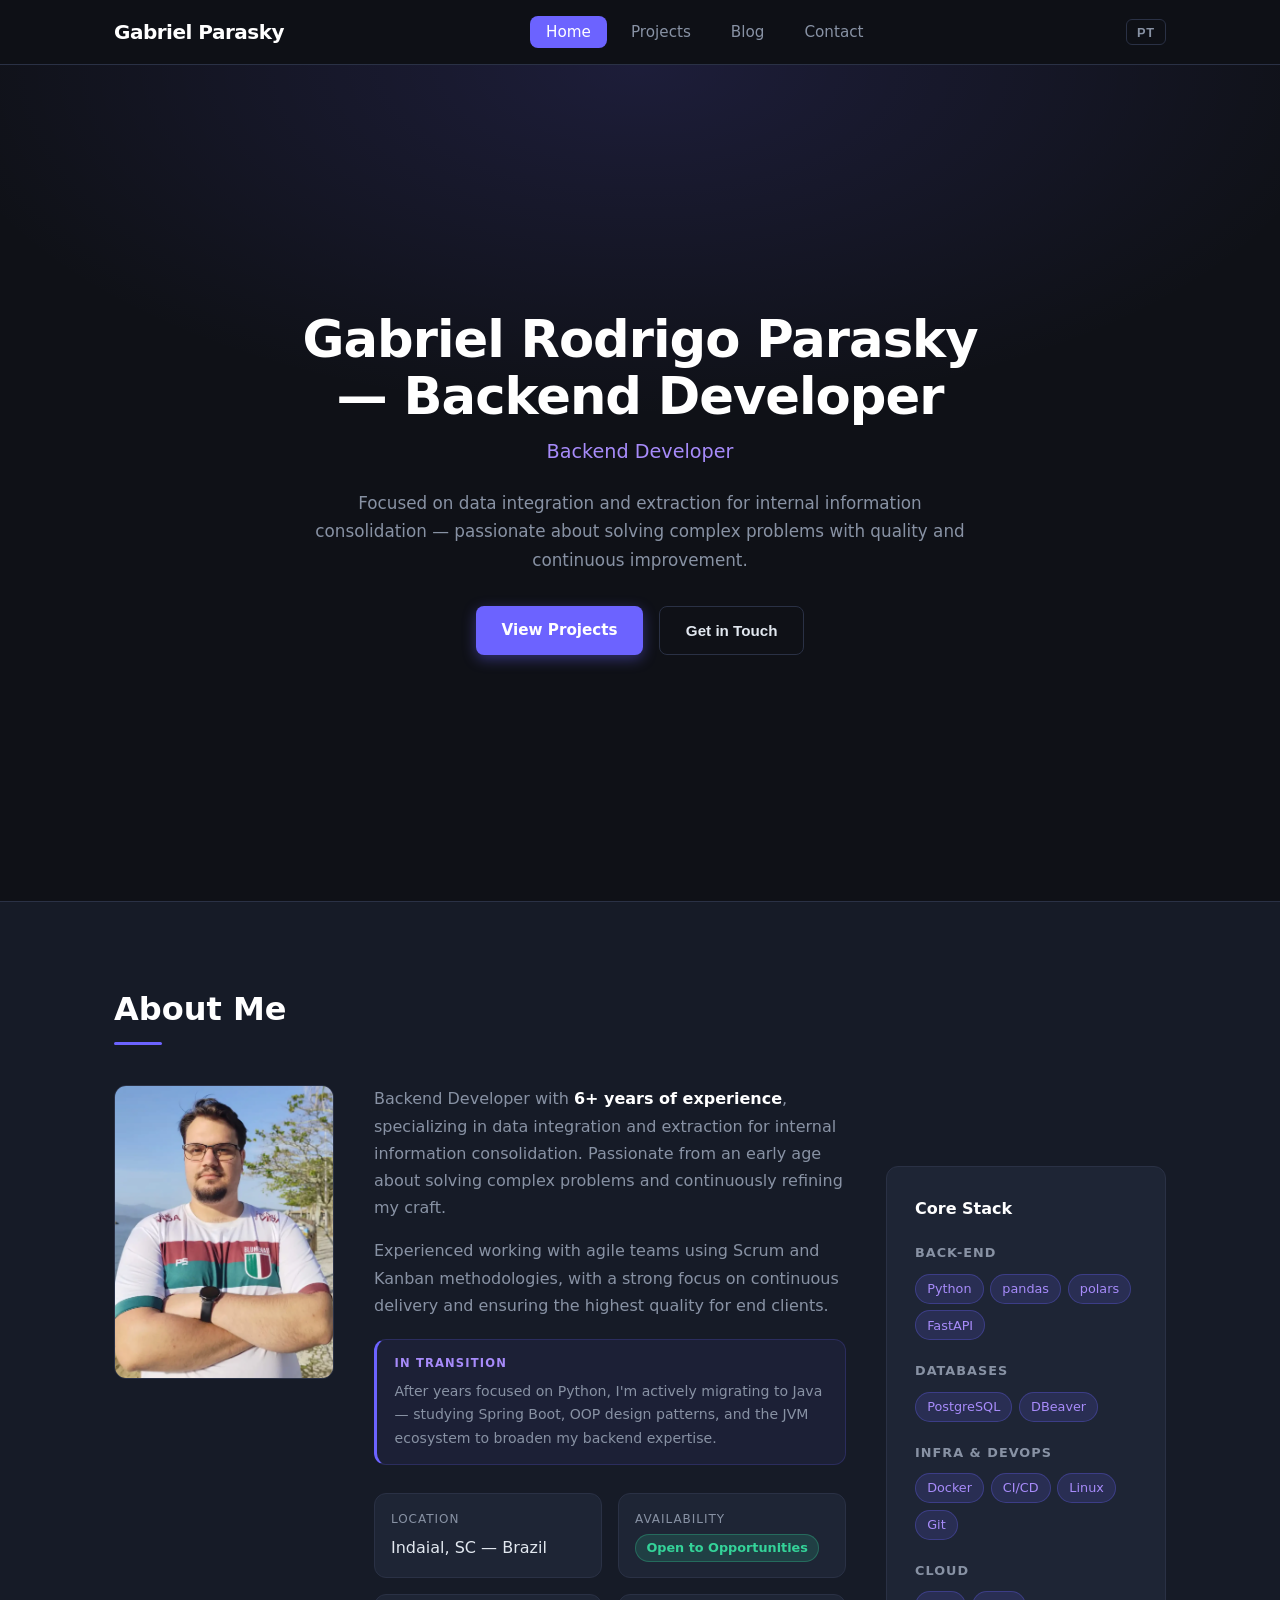
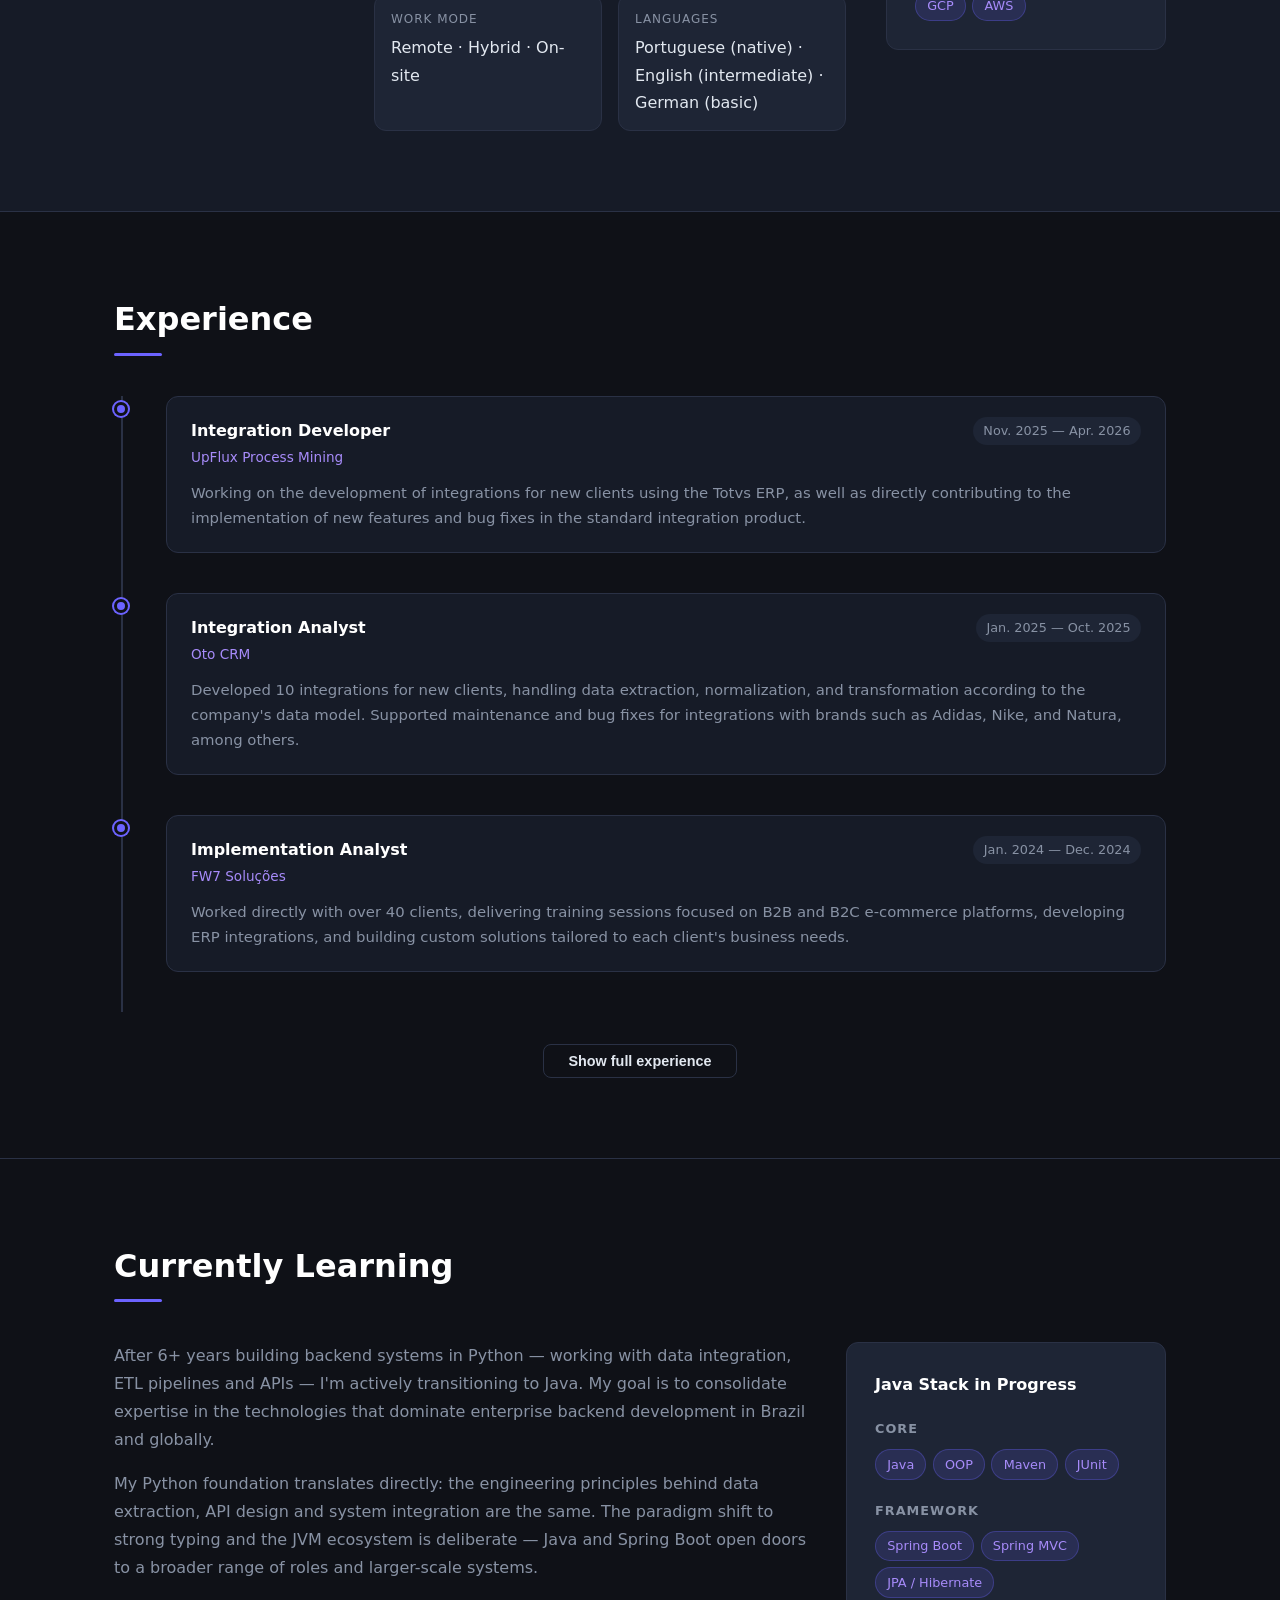
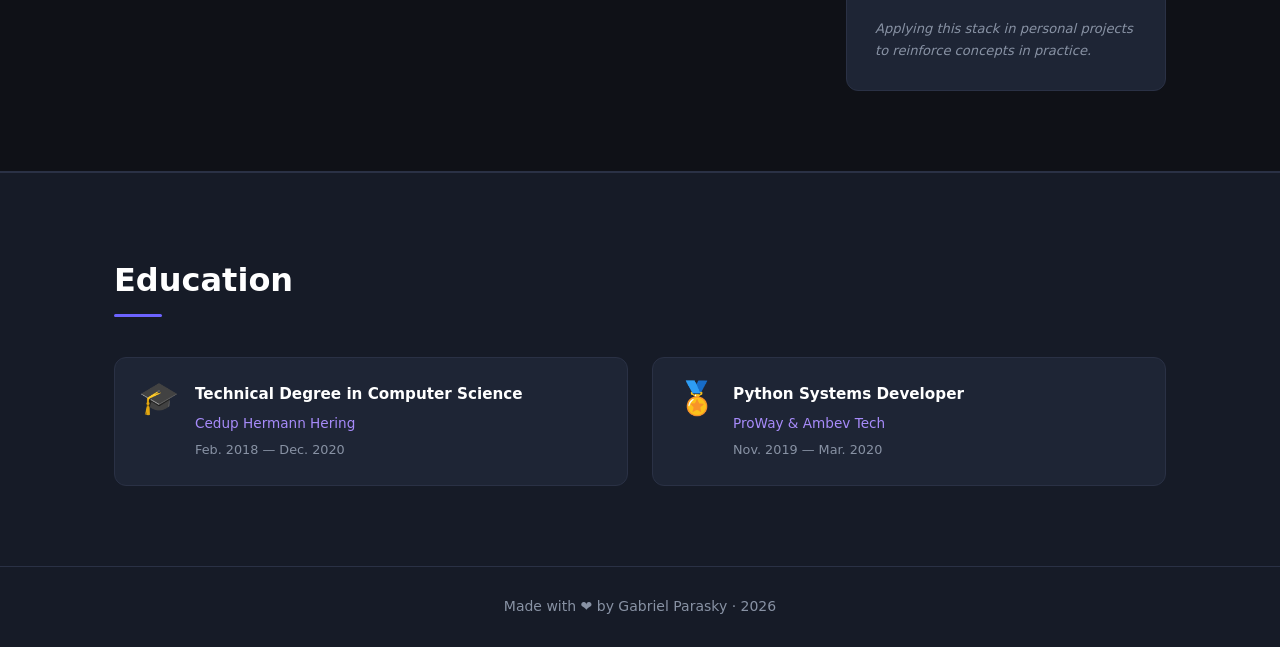
<file: index.html>
<!DOCTYPE html>
<html lang="en" data-current-page="home">
<head>
  <meta charset="UTF-8" />
  <meta name="viewport" content="width=device-width, initial-scale=1.0" />
  <title>Gabriel Parasky — Backend Developer | Python &amp; Java</title>

  <!-- ===== SEO: META ===== -->
  <meta name="description" content="Gabriel Rodrigo Parasky — Backend Developer with 6+ years of experience in Python, data integration and ETL. Currently transitioning to Java and Spring Boot. Open to new opportunities." />
  <meta name="author" content="Gabriel Rodrigo Parasky" />
  <meta name="robots" content="index, follow" />
  <meta name="google-site-verification" content="zPst24VnoP1K4fSo1nceCySUo85jEdkOX1s8OXf9bBM" />

  <link rel="canonical" href="https://gabrielparasky.com.br/" />

  <!-- ===== SEO: OPEN GRAPH (LinkedIn, WhatsApp, etc.) ===== -->
  <meta property="og:type"        content="website" />
  <meta property="og:title"       content="Gabriel Parasky — Backend Developer | Python &amp; Java" />
  <meta property="og:description" content="Backend Developer with 6+ years of experience in Python, data integration and ETL. Currently transitioning to Java and Spring Boot. Open to new opportunities." />
  <meta property="og:url"         content="https://gabrielparasky.com.br/" />
  <meta property="og:image"       content="https://gabrielparasky.com.br/img/preview.png" />
  <meta property="og:locale"      content="pt_BR" />

  <!-- ===== SEO: TWITTER CARD ===== -->
  <meta name="twitter:card"        content="summary_large_image" />
  <meta name="twitter:image"       content="https://gabrielparasky.com.br/img/preview.png" />
  <meta name="twitter:title"       content="Gabriel Parasky — Backend Developer | Python &amp; Java" />
  <meta name="twitter:description" content="Backend Developer with 6+ years of experience in Python, data integration and ETL. Transitioning to Java and Spring Boot." />

  <!-- ===== SEO: JSON-LD (rich snippet no Google) ===== -->
  <script type="application/ld+json">
  {
    "@context": "https://schema.org",
    "@type": "Person",
    "name": "Gabriel Rodrigo Parasky",
    "jobTitle": "Backend Developer",
    "url": "https://gabrielparasky.com.br/",
    "email": "grparasky@gmail.com",
    "sameAs": [
      "https://www.linkedin.com/in/grparasky/",
      "https://github.com/GRParasky"
    ],
    "address": {
      "@type": "PostalAddress",
      "addressLocality": "Indaial",
      "addressRegion": "SC",
      "addressCountry": "BR"
    },
    "knowsAbout": ["Python", "FastAPI", "ETL", "Data Integration", "PostgreSQL", "Docker", "GCP", "AWS", "Java", "Spring Boot"]
  }
  </script>

  <link rel="icon" href="data:image/svg+xml,%3Csvg xmlns='http://www.w3.org/2000/svg' viewBox='0 0 100 100'%3E%3Ctext y='.9em' font-size='90'%3E%E2%98%95%3C/text%3E%3C/svg%3E" />
  <link rel="stylesheet" href="style.css" />
</head>
<body>

  <header>
    <nav class="navbar">
      <a href="index.html" class="logo">Gabriel Parasky</a>
      <ul class="nav-links">
        <li><a class="nav-link active" data-page="home" data-i18n="nav-home">Home</a></li>
        <li><a class="nav-link" href="projects.html" data-i18n="nav-projects">Projects</a></li>
        <li><a class="nav-link" href="blog.html" data-i18n="nav-blog">Blog</a></li>
        <li><a class="nav-link" data-page="contact" data-i18n="nav-contact">Contact</a></li>
      </ul>
      <div class="nav-right">
        <button class="lang-toggle" id="langToggle" aria-label="Switch language">PT</button>
        <button class="menu-toggle" aria-label="Menu">&#9776;</button>
      </div>
    </nav>
    <div class="mobile-menu" id="mobileMenu">
      <a class="mobile-link active" data-page="home" data-i18n="nav-home">Home</a>
      <a class="mobile-link" href="projects.html" data-i18n="nav-projects">Projects</a>
      <a class="mobile-link" href="blog.html" data-i18n="nav-blog">Blog</a>
      <a class="mobile-link" data-page="contact" data-i18n="nav-contact">Contact</a>
    </div>
  </header>

  <!-- ===== HOME ===== -->
  <main id="page-home" class="page active">

    <section class="hero">
      <div class="hero-content">
        <h1>Gabriel Rodrigo Parasky — Backend Developer</h1>
        <p class="role" data-i18n="hero-role">Backend Developer</p>
        <p class="tagline" data-i18n="hero-tagline">Focused on data integration and extraction for internal information consolidation — passionate about solving complex problems with quality and continuous improvement.</p>
        <div class="hero-btns">
          <a href="projects.html" class="btn btn-primary" data-i18n="hero-btn-projects">View Projects</a>
          <button class="btn btn-outline" data-goto="contact" data-i18n="hero-btn-contact">Get in Touch</button>
        </div>
      </div>
    </section>

    <section class="about">
      <div class="container">
        <h2 class="section-title fade-up" data-i18n="about-title">About Me</h2>
        <div class="about-grid">

          <div class="about-photo fade-up">
            <img src="img/photo.webp" alt="Gabriel Parasky — Backend Developer based in Indaial, SC" class="profile-photo" width="960" height="647" />
          </div>

          <div class="about-text fade-up">
            <p data-i18n-html="about-p1">Backend Developer with <strong>6+ years of experience</strong>, specializing in data integration and extraction for internal information consolidation. Passionate from an early age about solving complex problems and continuously refining my craft.</p>
            <p data-i18n="about-p2">Experienced working with agile teams using Scrum and Kanban methodologies, with a strong focus on continuous delivery and ensuring the highest quality for end clients.</p>
            <div class="transition-callout">
              <span class="callout-label" data-i18n="callout-label">In Transition</span>
              <p data-i18n="callout-text">After years focused on Python, I'm actively migrating to Java — studying Spring Boot, OOP design patterns, and the JVM ecosystem to broaden my backend expertise.</p>
            </div>
            <div class="info-grid">
              <div class="info-item">
                <span class="info-label" data-i18n="info-location-label">Location</span>
                <span>Indaial, SC — Brazil</span>
              </div>
              <div class="info-item">
                <span class="info-label" data-i18n="info-availability-label">Availability</span>
                <span class="badge-available" data-i18n="info-availability-value">Open to Opportunities</span>
              </div>
              <div class="info-item">
                <span class="info-label" data-i18n="info-workmode-label">Work Mode</span>
                <span data-i18n="info-workmode-value">Remote · Hybrid · On-site</span>
              </div>
              <div class="info-item">
                <span class="info-label" data-i18n="info-languages-label">Languages</span>
                <span data-i18n="info-languages-value">Portuguese (native) · English (intermediate) · German (basic)</span>
              </div>
            </div>
          </div>

          <div class="skills-panel fade-up">
            <h3 data-i18n="skills-title">Core Stack</h3>
            <div class="skill-group">
              <h4>Back-end</h4>
              <div class="tags">
                <span class="tag">Python</span>
                <span class="tag">pandas</span>
                <span class="tag">polars</span>
                <span class="tag">FastAPI</span>
              </div>
            </div>
            <div class="skill-group">
              <h4 data-i18n="skills-databases">Databases</h4>
              <div class="tags">
                <span class="tag">PostgreSQL</span>
                <span class="tag">DBeaver</span>
              </div>
            </div>
            <div class="skill-group">
              <h4>Infra &amp; DevOps</h4>
              <div class="tags">
                <span class="tag">Docker</span>
                <span class="tag">CI/CD</span>
                <span class="tag">Linux</span>
                <span class="tag">Git</span>
              </div>
            </div>
            <div class="skill-group">
              <h4>Cloud</h4>
              <div class="tags">
                <span class="tag">GCP</span>
                <span class="tag">AWS</span>
              </div>
            </div>
          </div>

        </div>
      </div>
    </section>

    <section class="experience">
      <div class="container">
        <h2 class="section-title fade-up" data-i18n="exp-title">Experience</h2>
        <div class="timeline">

          <div class="timeline-item fade-up">
            <div class="tl-dot"></div>
            <div class="tl-content">
              <div class="tl-header">
                <div>
                  <h3 data-i18n="exp1-role">Integration Developer</h3>
                  <p class="company">UpFlux Process Mining</p>
                </div>
                <span class="period" data-i18n="exp1-period">Nov. 2025 — Apr. 2026</span>
              </div>
              <p data-i18n="exp1-desc">Working on the development of integrations for new clients using the Totvs ERP, as well as directly contributing to the implementation of new features and bug fixes in the standard integration product.</p>
            </div>
          </div>

          <div class="timeline-item fade-up">
            <div class="tl-dot"></div>
            <div class="tl-content">
              <div class="tl-header">
                <div>
                  <h3 data-i18n="exp2-role">Integration Analyst</h3>
                  <p class="company">Oto CRM</p>
                </div>
                <span class="period" data-i18n="exp2-period">Jan. 2025 — Oct. 2025</span>
              </div>
              <p data-i18n="exp2-desc">Developed 10 integrations for new clients, handling data extraction, normalization, and transformation according to the company's data model. Supported maintenance and bug fixes for integrations with brands such as Adidas, Nike, and Natura, among others.</p>
            </div>
          </div>

          <div class="timeline-item fade-up">
            <div class="tl-dot"></div>
            <div class="tl-content">
              <div class="tl-header">
                <div>
                  <h3 data-i18n="exp3-role">Implementation Analyst</h3>
                  <p class="company">FW7 Soluções</p>
                </div>
                <span class="period" data-i18n="exp3-period">Jan. 2024 — Dec. 2024</span>
              </div>
              <p data-i18n="exp3-desc">Worked directly with over 40 clients, delivering training sessions focused on B2B and B2C e-commerce platforms, developing ERP integrations, and building custom solutions tailored to each client's business needs.</p>
            </div>
          </div>

          <!-- Extra experiences (hidden by default) -->
          <div class="timeline-extra" id="timelineExtra">

            <div class="timeline-item">
              <div class="tl-dot"></div>
              <div class="tl-content">
                <div class="tl-header">
                  <div>
                    <h3 data-i18n="exp5-role">Support Analyst</h3>
                    <p class="company">FW7 Soluções</p>
                  </div>
                  <span class="period" data-i18n="exp5-period">Jan. 2023 — Dec. 2023</span>
                </div>
                <p data-i18n="exp5-desc">Provided customer support for inquiries and adjustment requests, delivered training sessions to end users, and maintained integrations to implement new tools and ensure system performance.</p>
              </div>
            </div>

            <div class="timeline-item">
              <div class="tl-dot"></div>
              <div class="tl-content">
                <div class="tl-header">
                  <div>
                    <h3 data-i18n="exp4-role">Data Intern</h3>
                    <p class="company">Kovi</p>
                  </div>
                  <span class="period" data-i18n="exp4-period">Jun. 2021 — Jun. 2022</span>
                </div>
                <p data-i18n="exp4-desc">Developed ETL processes for internal data extraction, making data available for querying across multiple management dashboards.</p>
              </div>
            </div>

            <div class="timeline-item">
              <div class="tl-dot"></div>
              <div class="tl-content">
                <div class="tl-header">
                  <div>
                    <h3 data-i18n="exp6-role">Data Engineer</h3>
                    <p class="company">Ambev Tech</p>
                  </div>
                  <span class="period" data-i18n="exp6-period">Nov. 2019 — Apr. 2021</span>
                </div>
                <p data-i18n="exp6-desc">Joined the Data team focused on engineering activities in the Azure environment: script development with Databricks, data extraction from APIs, databases and spreadsheets, transformation with PySpark, loading with Spark, and pipeline structuring with Data Factory.</p>
              </div>
            </div>

          </div>

        </div>

        <div class="exp-toggle-wrap">
          <button class="btn btn-outline exp-toggle" id="expToggle" data-i18n="exp-show-more">Show full experience</button>
        </div>

      </div>
    </section>

    <section class="learning">
      <div class="container">
        <h2 class="section-title fade-up" data-i18n="learning-title">Currently Learning</h2>
        <div class="learning-grid">

          <div class="learning-text fade-up">
            <p data-i18n="learning-desc">After 6+ years building backend systems in Python — working with data integration, ETL pipelines and APIs — I'm actively transitioning to Java. My goal is to consolidate expertise in the technologies that dominate enterprise backend development in Brazil and globally.</p>
            <p data-i18n="learning-why">My Python foundation translates directly: the engineering principles behind data extraction, API design and system integration are the same. The paradigm shift to strong typing and the JVM ecosystem is deliberate — Java and Spring Boot open doors to a broader range of roles and larger-scale systems.</p>
          </div>

          <div class="learning-stack fade-up">
            <div class="skills-panel">
              <h3 data-i18n="learning-stack-title">Java Stack in Progress</h3>
              <div class="skill-group">
                <h4>Core</h4>
                <div class="tags">
                  <span class="tag">Java</span>
                  <span class="tag">OOP</span>
                  <span class="tag">Maven</span>
                  <span class="tag">JUnit</span>
                </div>
              </div>
              <div class="skill-group">
                <h4>Framework</h4>
                <div class="tags">
                  <span class="tag">Spring Boot</span>
                  <span class="tag">Spring MVC</span>
                  <span class="tag">JPA / Hibernate</span>
                </div>
              </div>
              <p class="learning-note" data-i18n="learning-note">Applying this stack in personal projects to reinforce concepts in practice.</p>
            </div>
          </div>

        </div>
      </div>
    </section>

    <section class="education">
      <div class="container">
        <h2 class="section-title fade-up" data-i18n="edu-title">Education</h2>
        <div class="edu-grid">
          <div class="edu-card fade-up">
            <div class="edu-icon">🎓</div>
            <div>
              <h3 data-i18n="edu1-course">Technical Degree in Computer Science</h3>
              <p class="edu-place">Cedup Hermann Hering</p>
              <p class="edu-year" data-i18n="edu1-period">Feb. 2018 — Dec. 2020</p>
            </div>
          </div>
          <div class="edu-card fade-up">
            <div class="edu-icon">🏅</div>
            <div>
              <h3 data-i18n="edu2-course">Python Systems Developer</h3>
              <p class="edu-place">ProWay &amp; Ambev Tech</p>
              <p class="edu-year" data-i18n="edu2-period">Nov. 2019 — Mar. 2020</p>
            </div>
          </div>
        </div>
      </div>
    </section>

  </main>

  <!-- ===== CONTACT ===== -->
  <main id="page-contact" class="page">
    <div class="container page-wrap">
      <h2 class="section-title" data-i18n="contact-title">Get in Touch</h2>
      <p class="page-sub" data-i18n="contact-sub">Have an opportunity, a project idea, or just want to connect? I'd love to hear from you.</p>
      <div class="contact-grid">

        <div class="contact-info fade-up">
          <h3 data-i18n="contact-talk-title">Let's Talk</h3>
          <p data-i18n="contact-talk-desc">I'm open to new opportunities, projects, and collaborations. I typically respond within 24 hours.</p>
          <div class="contact-links">
            <a href="mailto:grparasky@gmail.com" class="contact-item">
              <span class="c-icon">✉️</span>
              <div>
                <strong>E-mail</strong>
                <span>grparasky@gmail.com</span>
              </div>
            </a>
            <a href="https://www.linkedin.com/in/grparasky/" target="_blank" rel="noopener" class="contact-item">
              <span class="c-icon">💼</span>
              <div>
                <strong>LinkedIn</strong>
                <span>linkedin.com/in/grparasky</span>
              </div>
            </a>
            <a href="https://github.com/GRParasky" target="_blank" rel="noopener" class="contact-item">
              <span class="c-icon">🐙</span>
              <div>
                <strong>GitHub</strong>
                <span>github.com/GRParasky</span>
              </div>
            </a>
          </div>
        </div>

        <form class="contact-form fade-up" id="contactForm" novalidate>
          <div class="form-group">
            <label for="name" data-i18n="form-name-label">Name</label>
            <input type="text" id="name" name="name" data-i18n-placeholder="form-name-placeholder" placeholder="Your full name" required />
          </div>
          <div class="form-group">
            <label for="email">E-mail</label>
            <input type="email" id="email" name="email" placeholder="your@email.com" required />
          </div>
          <div class="form-group">
            <label for="subject" data-i18n="form-subject-label">Subject</label>
            <input type="text" id="subject" name="subject" data-i18n-placeholder="form-subject-placeholder" placeholder="e.g., Job opportunity" />
          </div>
          <div class="form-group">
            <label for="message" data-i18n="form-message-label">Message</label>
            <textarea id="message" name="message" rows="5" data-i18n-placeholder="form-message-placeholder" placeholder="Write your message..." required></textarea>
          </div>
          <button type="submit" class="btn btn-primary btn-full" data-i18n="form-submit">Send Message</button>
          <p class="form-success" id="formSuccess" data-i18n="form-success">✅ Message sent! I'll get back to you soon.</p>
        </form>

      </div>
    </div>
  </main>

  <footer>
    <div class="container">
      <p><span data-i18n="footer-text">Made with ❤️ by Gabriel Parasky ·</span> <span id="year"></span></p>
    </div>
  </footer>

  <script src="app.js"></script>
  <script>
    const _params = new URLSearchParams(window.location.search);
    if (_params.get('lang') === 'pt') {
      if (typeof applyTranslations === 'function' && currentLang === 'en') {
        applyTranslations('pt');
      }
    }
    if (_params.get('page') === 'contact') {
      navigate('contact');
    }
  </script>
</body>
</html>
</file>
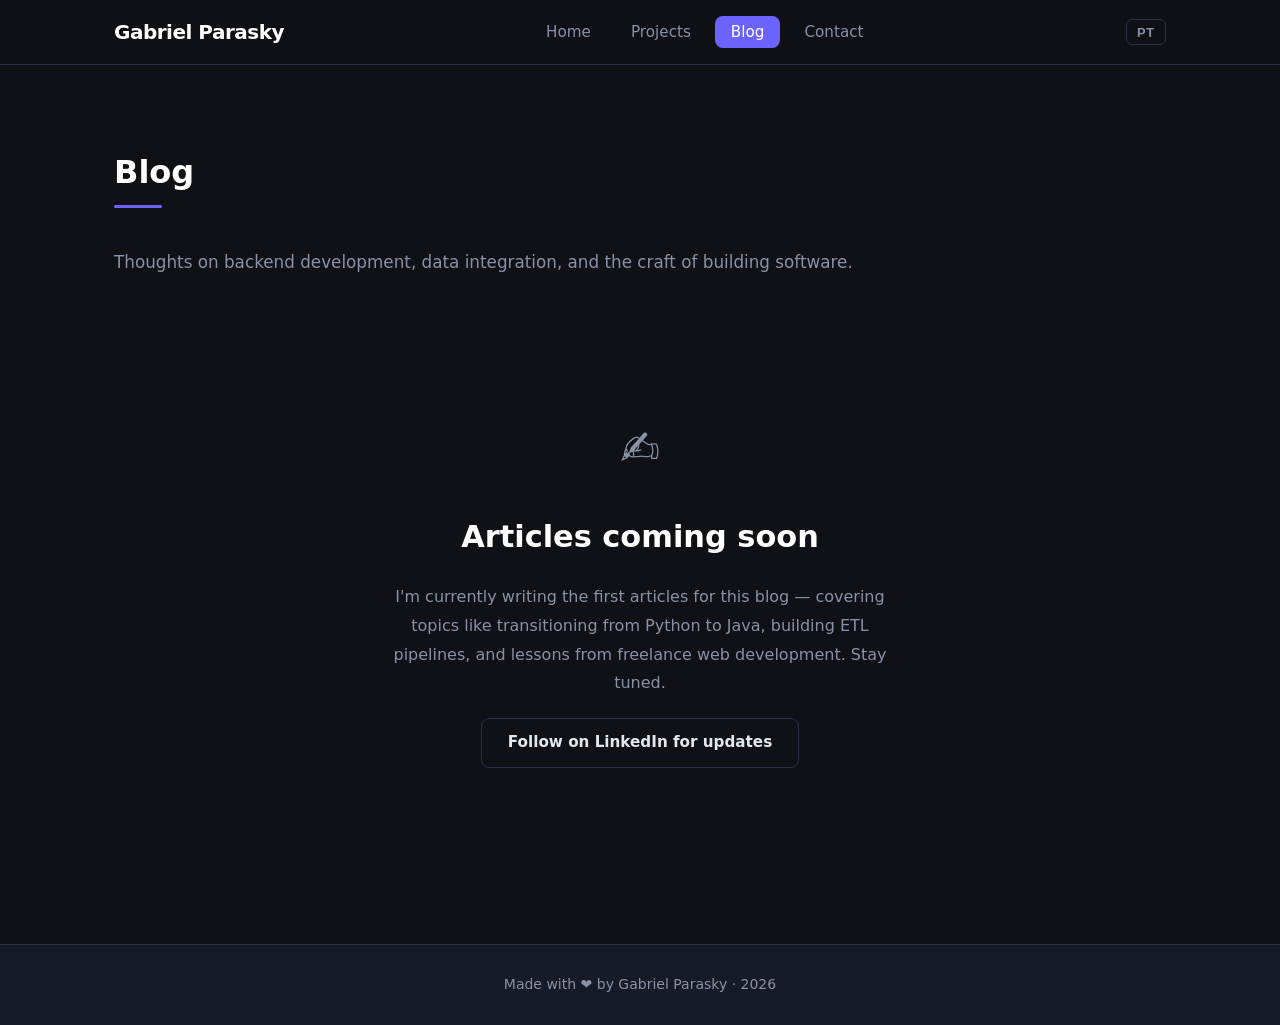
<file: blog.html>
<!DOCTYPE html>
<html lang="en" data-current-page="blog">
<head>
  <meta charset="UTF-8" />
  <meta name="viewport" content="width=device-width, initial-scale=1.0" />
  <title>Blog — Gabriel Parasky | Backend Developer</title>

  <!-- ===== SEO: META ===== -->
  <meta name="description" content="Blog by Gabriel Rodrigo Parasky — articles on backend development, Python, Java, ETL pipelines, data integration, and freelance web development." />
  <meta name="author" content="Gabriel Rodrigo Parasky" />
  <meta name="robots" content="index, follow" />

  <link rel="canonical" href="https://gabrielparasky.com.br/blog.html" />

  <!-- ===== SEO: OPEN GRAPH ===== -->
  <meta property="og:type"        content="website" />
  <meta property="og:title"       content="Blog — Gabriel Parasky | Backend Developer" />
  <meta property="og:description" content="Articles on backend development, Python, Java, ETL pipelines, data integration, and freelance web development." />
  <meta property="og:url"         content="https://gabrielparasky.com.br/blog.html" />
  <meta property="og:image"       content="https://gabrielparasky.com.br/img/preview.png" />
  <meta property="og:locale"      content="pt_BR" />

  <!-- ===== SEO: TWITTER CARD ===== -->
  <meta name="twitter:card"        content="summary_large_image" />
  <meta name="twitter:title"       content="Blog — Gabriel Parasky | Backend Developer" />
  <meta name="twitter:description" content="Articles on backend development, Python, Java, ETL pipelines, and freelance web development." />
  <meta name="twitter:image"       content="https://gabrielparasky.com.br/img/preview.png" />

  <!-- ===== SEO: JSON-LD ===== -->
  <script type="application/ld+json">
  {
    "@context": "https://schema.org",
    "@type": "Blog",
    "name": "Gabriel Parasky — Blog",
    "description": "Articles on backend development, Python, Java, ETL pipelines, data integration, and freelance web development.",
    "url": "https://gabrielparasky.com.br/blog.html",
    "author": {
      "@type": "Person",
      "name": "Gabriel Rodrigo Parasky",
      "url": "https://gabrielparasky.com.br/"
    }
  }
  </script>

  <link rel="icon" href="data:image/svg+xml,%3Csvg xmlns='http://www.w3.org/2000/svg' viewBox='0 0 100 100'%3E%3Ctext y='.9em' font-size='90'%3E%E2%98%95%3C/text%3E%3C/svg%3E" />
  <link rel="stylesheet" href="style.css" />
</head>
<body>

  <header>
    <nav class="navbar">
      <a href="index.html" class="logo">Gabriel Parasky</a>
      <ul class="nav-links">
        <li><a class="nav-link" href="index.html" data-i18n="nav-home">Home</a></li>
        <li><a class="nav-link" href="projects.html" data-i18n="nav-projects">Projects</a></li>
        <li><a class="nav-link active" href="blog.html" data-i18n="nav-blog">Blog</a></li>
        <li><a class="nav-link" href="index.html?page=contact" data-i18n="nav-contact">Contact</a></li>
      </ul>
      <div class="nav-right">
        <button class="lang-toggle" id="langToggle" aria-label="Switch language">PT</button>
        <button class="menu-toggle" aria-label="Menu">&#9776;</button>
      </div>
    </nav>
    <div class="mobile-menu" id="mobileMenu">
      <a class="mobile-link" href="index.html" data-i18n="nav-home">Home</a>
      <a class="mobile-link" href="projects.html" data-i18n="nav-projects">Projects</a>
      <a class="mobile-link active" href="blog.html" data-i18n="nav-blog">Blog</a>
      <a class="mobile-link" href="index.html?page=contact" data-i18n="nav-contact">Contact</a>
    </div>
  </header>

  <main>
    <div class="container page-wrap">
      <h1 class="section-title" data-i18n="blog-title">Blog</h1>
      <p class="page-sub" data-i18n="blog-sub">Thoughts on backend development, data integration, and the craft of building software.</p>

      <div class="blog-coming-soon fade-up">
        <p class="blog-soon-icon">✍️</p>
        <h2 data-i18n="blog-soon-title">Articles coming soon</h2>
        <p data-i18n="blog-soon-desc">I'm currently writing the first articles for this blog — covering topics like transitioning from Python to Java, building ETL pipelines, and lessons from freelance web development. Stay tuned.</p>
        <a href="https://www.linkedin.com/in/grparasky/" target="_blank" rel="noopener" class="btn btn-outline" data-i18n="blog-soon-cta">Follow on LinkedIn for updates</a>
      </div>
    </div>
  </main>

  <footer>
    <div class="container">
      <p><span data-i18n="footer-text">Made with ❤️ by Gabriel Parasky ·</span> <span id="year"></span></p>
    </div>
  </footer>

  <style>
    .blog-coming-soon {
      display: flex;
      flex-direction: column;
      align-items: center;
      text-align: center;
      gap: 1.25rem;
      padding: 5rem 1rem;
      max-width: 560px;
      margin: 0 auto;
    }
    .blog-soon-icon { font-size: 3rem; line-height: 1; }
    .blog-coming-soon h2 { font-size: clamp(1.4rem, 3vw, 1.9rem); font-weight: 700; color: #fff; }
    .blog-coming-soon p { color: var(--muted); line-height: 1.8; }
  </style>

  <script src="app.js"></script>
  <script>
    if (new URLSearchParams(window.location.search).get('lang') === 'pt') {
      if (typeof applyTranslations === 'function') {
        applyTranslations('pt');
      }
    }
  </script>
</body>
</html>
</file>
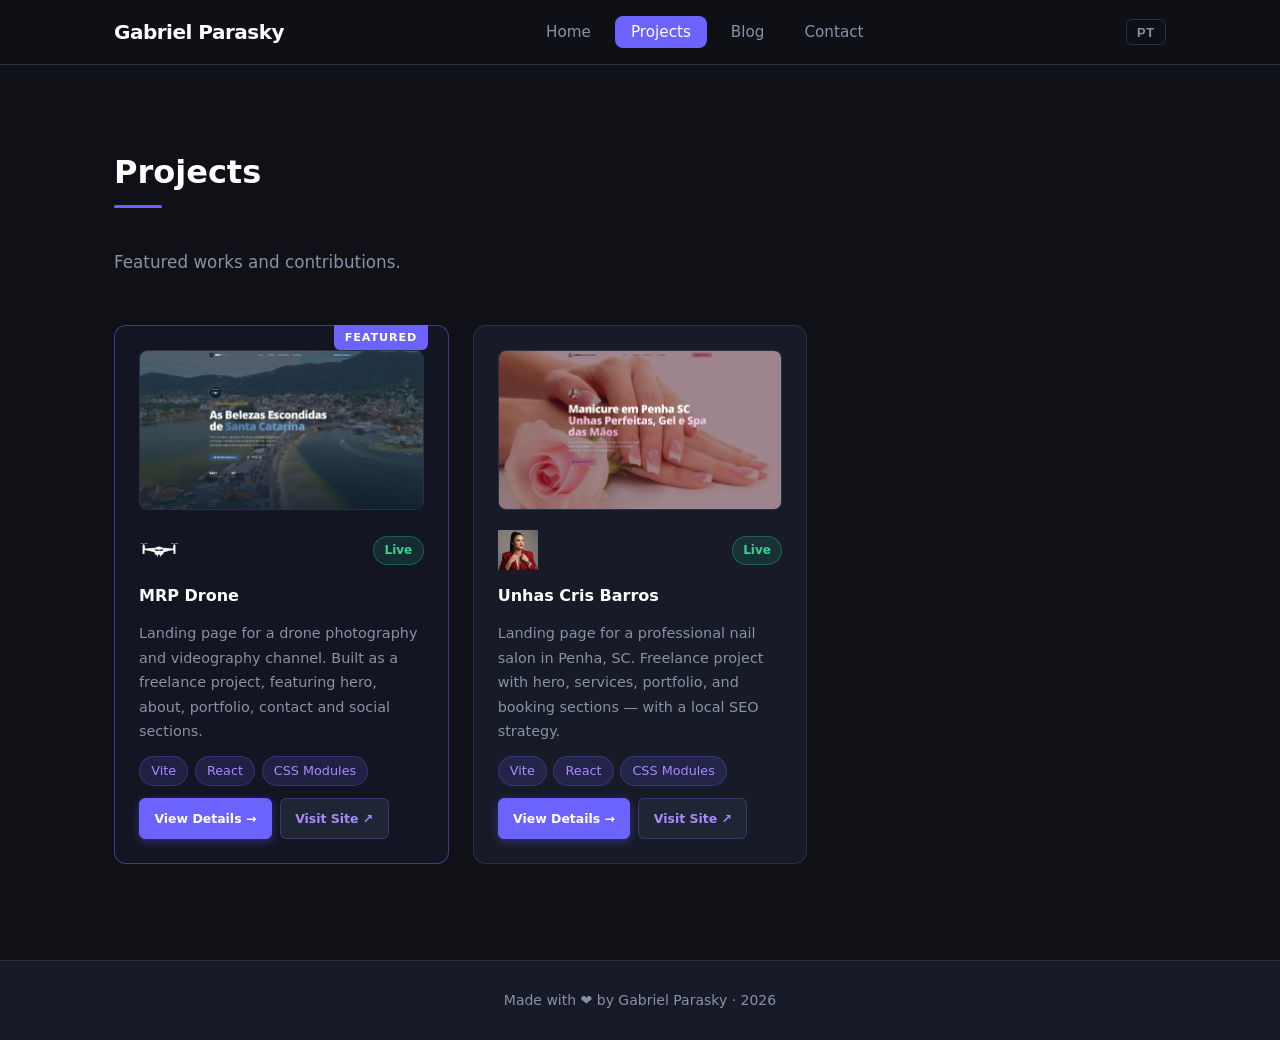
<file: projects.html>
<!DOCTYPE html>
<html lang="en" data-current-page="projects">
<head>
  <meta charset="UTF-8" />
  <meta name="viewport" content="width=device-width, initial-scale=1.0" />
  <title>Projects — Gabriel Parasky | Backend Developer</title>

  <!-- ===== SEO: META ===== -->
  <meta name="description" content="Portfolio projects by Gabriel Rodrigo Parasky — Backend Developer specializing in data integration and ETL. Featured work includes MRP Drone, a freelance landing page built with React and Vite." />
  <meta name="author" content="Gabriel Rodrigo Parasky" />
  <meta name="robots" content="index, follow" />

  <link rel="canonical" href="https://gabrielparasky.com.br/projects.html" />

  <!-- ===== SEO: OPEN GRAPH ===== -->
  <meta property="og:type"        content="website" />
  <meta property="og:title"       content="Projects — Gabriel Parasky" />
  <meta property="og:description" content="Featured projects and freelance work by Gabriel Parasky, Backend Developer specializing in Python, data integration and ETL." />
  <meta property="og:url"         content="https://gabrielparasky.com.br/projects.html" />
  <meta property="og:image"       content="https://gabrielparasky.com.br/img/preview.png" />
  <meta property="og:locale"      content="pt_BR" />

  <!-- ===== SEO: TWITTER CARD ===== -->
  <meta name="twitter:card"        content="summary_large_image" />
  <meta name="twitter:title"       content="Projects — Gabriel Parasky" />
  <meta name="twitter:description" content="Featured projects and freelance work by Gabriel Parasky, Backend Developer." />
  <meta name="twitter:image"       content="https://gabrielparasky.com.br/img/preview.png" />

  <!-- ===== SEO: JSON-LD ===== -->
  <script type="application/ld+json">
  {
    "@context": "https://schema.org",
    "@type": "CollectionPage",
    "name": "Projects — Gabriel Parasky",
    "description": "Portfolio of projects by Gabriel Rodrigo Parasky, Backend Developer.",
    "url": "https://gabrielparasky.com.br/projects.html",
    "author": {
      "@type": "Person",
      "name": "Gabriel Rodrigo Parasky",
      "url": "https://gabrielparasky.com.br/"
    }
  }
  </script>

  <link rel="icon" href="data:image/svg+xml,%3Csvg xmlns='http://www.w3.org/2000/svg' viewBox='0 0 100 100'%3E%3Ctext y='.9em' font-size='90'%3E%E2%98%95%3C/text%3E%3C/svg%3E" />
  <link rel="stylesheet" href="style.css" />
</head>
<body>

  <header>
    <nav class="navbar">
      <a href="index.html" class="logo">Gabriel Parasky</a>
      <ul class="nav-links">
        <li><a class="nav-link" href="index.html" data-i18n="nav-home">Home</a></li>
        <li><a class="nav-link active" href="projects.html" data-i18n="nav-projects">Projects</a></li>
        <li><a class="nav-link" href="blog.html" data-i18n="nav-blog">Blog</a></li>
        <li><a class="nav-link" href="index.html?page=contact" data-i18n="nav-contact">Contact</a></li>
      </ul>
      <div class="nav-right">
        <button class="lang-toggle" id="langToggle" aria-label="Switch language">PT</button>
        <button class="menu-toggle" aria-label="Menu">&#9776;</button>
      </div>
    </nav>
    <div class="mobile-menu" id="mobileMenu">
      <a class="mobile-link" href="index.html" data-i18n="nav-home">Home</a>
      <a class="mobile-link active" href="projects.html" data-i18n="nav-projects">Projects</a>
      <a class="mobile-link" href="blog.html" data-i18n="nav-blog">Blog</a>
      <a class="mobile-link" href="index.html?page=contact" data-i18n="nav-contact">Contact</a>
    </div>
  </header>

  <main>
    <div class="container page-wrap">
      <h1 class="section-title" data-i18n="projects-title">Projects</h1>
      <p class="page-sub" data-i18n="projects-sub">Featured works and contributions.</p>

      <div class="projects-grid">

        <article class="project-card featured fade-up">
          <span class="feat-badge" data-i18n="proj-featured">Featured</span>
          <a href="projects/mrp-drone.html" aria-label="View MRP Drone project details">
            <img class="proj-preview" src="img/projects/mrp-drone-preview.webp" alt="MRP Drone website — drone photography and videography landing page" loading="lazy" width="2556" height="1267" />
          </a>
          <div class="proj-header">
            <img src="img/projects/drone icon.webp" alt="MRP Drone logo" class="proj-icon-img" width="114" height="46" />
            <span class="badge-live" data-i18n="proj-live-status">Live</span>
          </div>
          <h2 data-i18n="proj1-title">MRP Drone</h2>
          <p data-i18n="proj1-desc">Landing page for a drone photography and videography channel. Built as a freelance project, featuring hero, about, portfolio, contact and social sections.</p>
          <div class="tags">
            <span class="tag">Vite</span>
            <span class="tag">React</span>
            <span class="tag">CSS Modules</span>
          </div>
          <div class="proj-links">
            <a href="projects/mrp-drone.html" class="proj-link proj-details">View Details →</a>
            <a href="https://grparasky.github.io/mrp-drone-site/" target="_blank" rel="noopener" class="proj-link proj-demo">Visit Site ↗</a>
          </div>
        </article>

        <article class="project-card fade-up">
          <a href="projects/unhas-cris-barros.html" aria-label="View Unhas Cris Barros project details">
            <img class="proj-preview" src="img/projects/unhas-cris-barros-preview.webp" alt="Unhas Cris Barros website — nail salon landing page in Penha, SC" loading="lazy" width="2557" height="1272" />
          </a>
          <div class="proj-header">
            <img src="img/projects/unhas-cris-barros-icon.webp" alt="Unhas Cris Barros logo" class="proj-icon-img" width="500" height="500" />
            <span class="badge-live" data-i18n="proj-live-status">Live</span>
          </div>
          <h2 data-i18n="proj2-title">Unhas Cris Barros</h2>
          <p data-i18n="proj2-desc">Landing page for a professional nail salon in Penha, SC. Freelance project with hero, services, portfolio, and booking sections — with a local SEO strategy.</p>
          <div class="tags">
            <span class="tag">Vite</span>
            <span class="tag">React</span>
            <span class="tag">CSS Modules</span>
          </div>
          <div class="proj-links">
            <a href="projects/unhas-cris-barros.html" class="proj-link proj-details">View Details →</a>
            <a href="https://grparasky.github.io/unhas-cris-barros-site/" target="_blank" rel="noopener" class="proj-link proj-demo">Visit Site ↗</a>
          </div>
        </article>

      </div>
    </div>
  </main>

  <footer>
    <div class="container">
      <p><span data-i18n="footer-text">Made with ❤️ by Gabriel Parasky ·</span> <span id="year"></span></p>
    </div>
  </footer>

  <script src="app.js"></script>
  <script>
    if (new URLSearchParams(window.location.search).get('lang') === 'pt') {
      if (typeof applyTranslations === 'function') {
        applyTranslations('pt');
      }
    }
  </script>
</body>
</html>
</file>
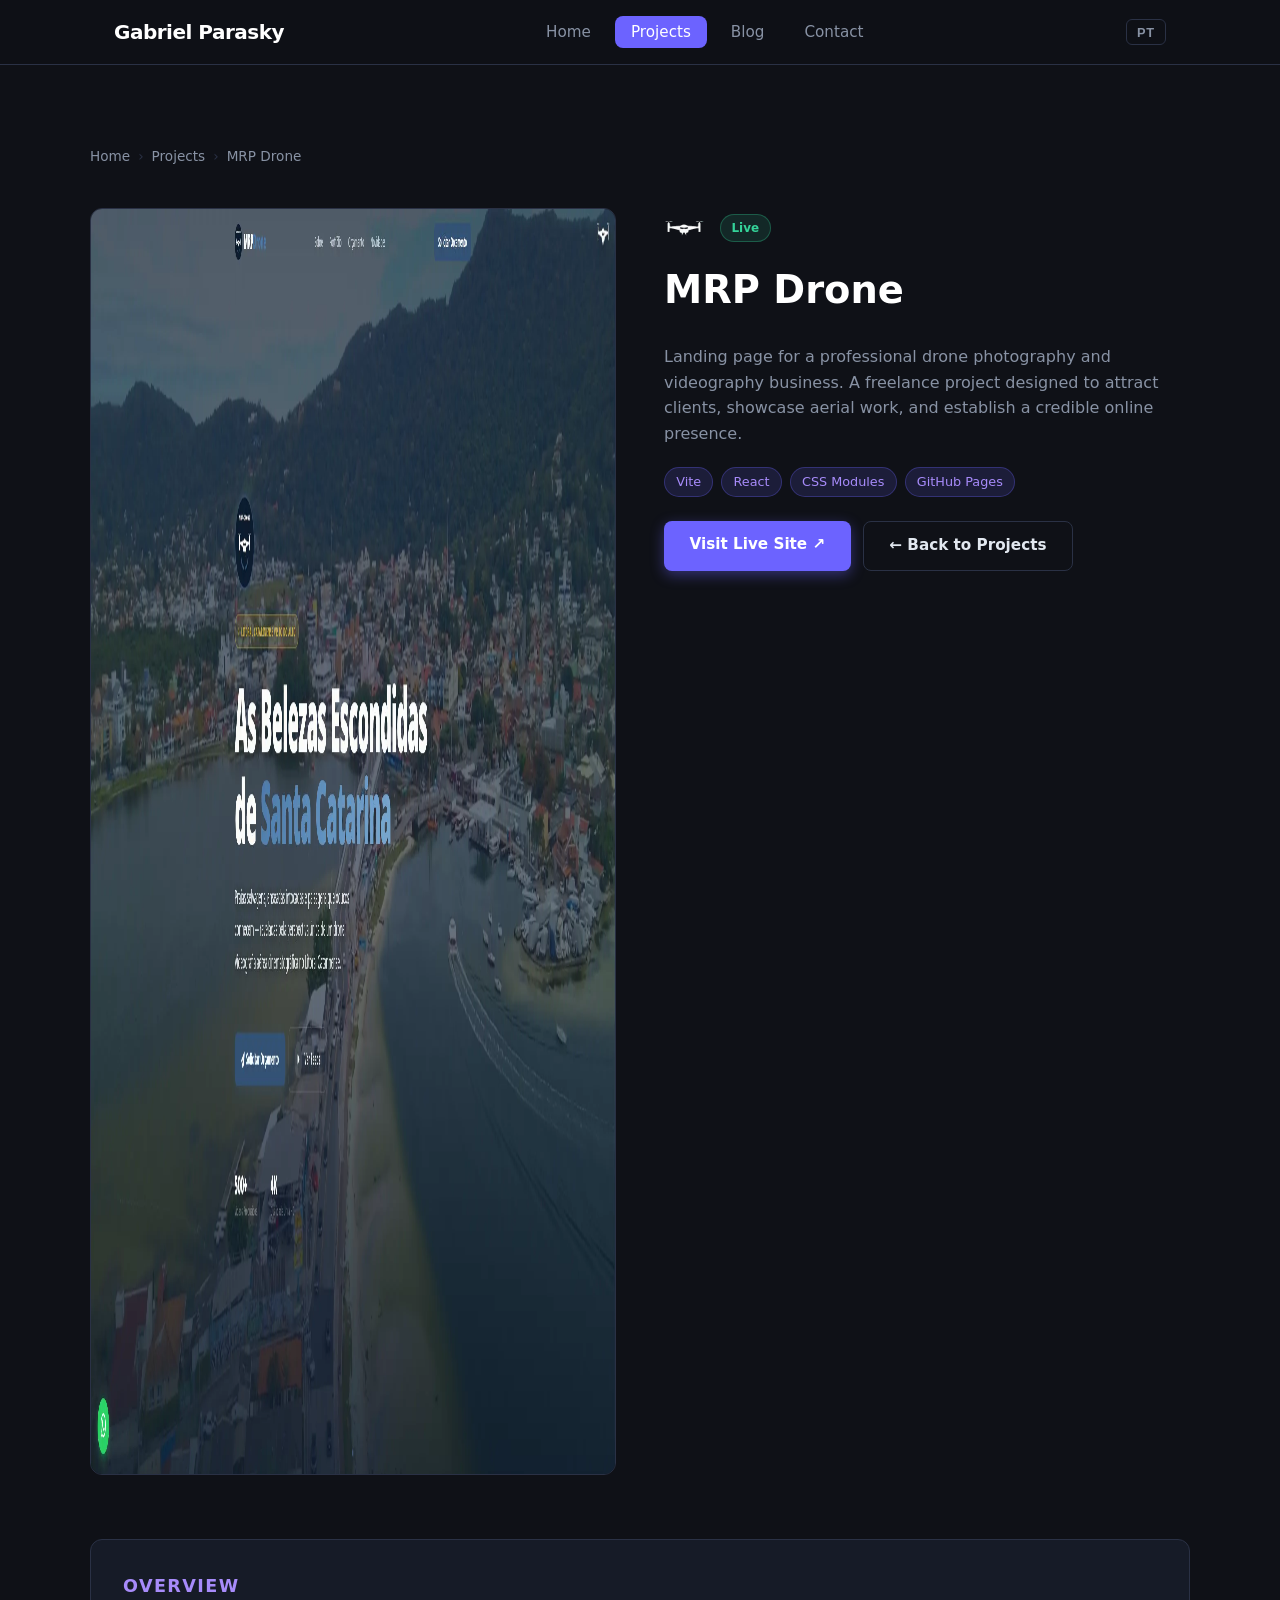
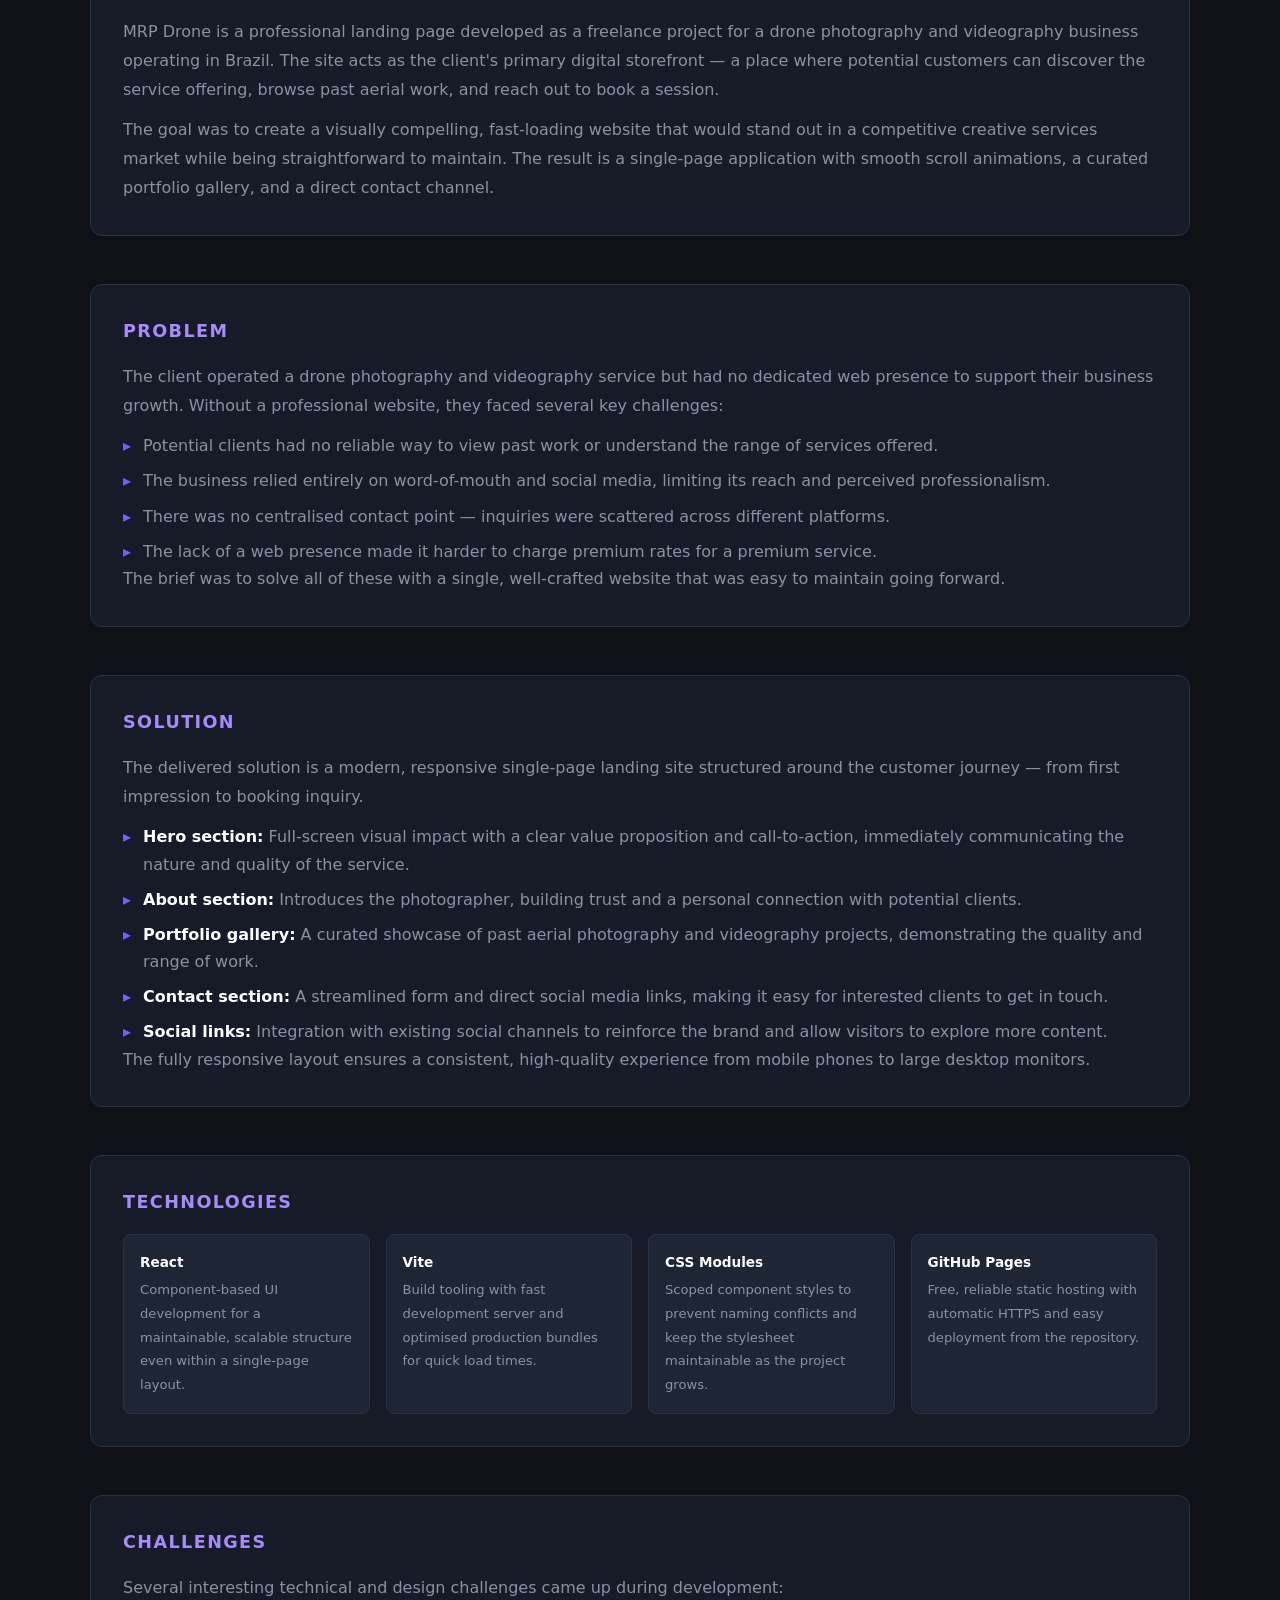
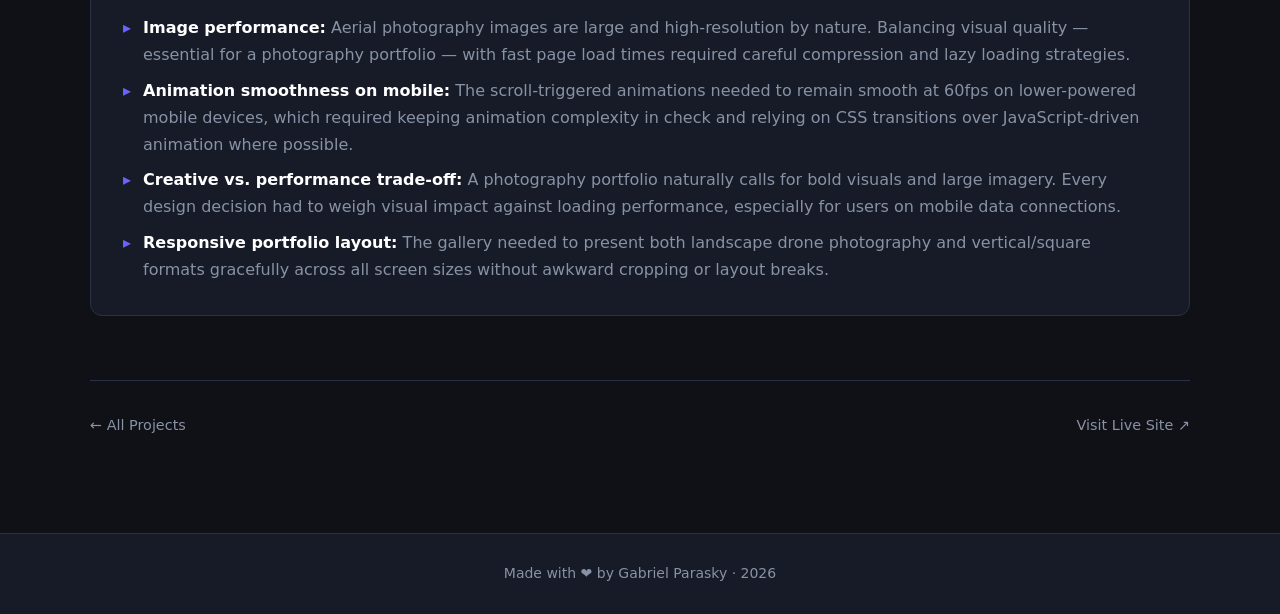
<file: projects/mrp-drone.html>
<!DOCTYPE html>
<html lang="en" data-current-page="project">
<head>
  <meta charset="UTF-8" />
  <meta name="viewport" content="width=device-width, initial-scale=1.0" />
  <title>MRP Drone — Drone Photography Landing Page | Gabriel Parasky</title>

  <!-- ===== SEO: META ===== -->
  <meta name="description" content="MRP Drone is a professional landing page built by Gabriel Parasky for a drone photography and videography business. Developed with React, Vite and CSS Modules." />
  <meta name="author" content="Gabriel Rodrigo Parasky" />
  <meta name="robots" content="index, follow" />

  <link rel="canonical" href="https://gabrielparasky.com.br/projects/mrp-drone.html" />

  <!-- ===== SEO: OPEN GRAPH ===== -->
  <meta property="og:type"        content="article" />
  <meta property="og:title"       content="MRP Drone — Drone Photography Landing Page" />
  <meta property="og:description" content="A professional landing page for a drone photography and videography business, developed by Gabriel Parasky using React, Vite and CSS Modules." />
  <meta property="og:url"         content="https://gabrielparasky.com.br/projects/mrp-drone.html" />
  <meta property="og:image"       content="https://gabrielparasky.com.br/img/projects/mrp-drone-preview.png" />
  <meta property="og:locale"      content="pt_BR" />

  <!-- ===== SEO: TWITTER CARD ===== -->
  <meta name="twitter:card"        content="summary_large_image" />
  <meta name="twitter:title"       content="MRP Drone — Drone Photography Landing Page" />
  <meta name="twitter:description" content="A professional landing page for a drone photography and videography business, built with React and Vite." />
  <meta name="twitter:image"       content="https://gabrielparasky.com.br/img/projects/mrp-drone-preview.png" />

  <!-- ===== SEO: JSON-LD ===== -->
  <script type="application/ld+json">
  {
    "@context": "https://schema.org",
    "@type": "SoftwareSourceCode",
    "name": "MRP Drone",
    "description": "Professional landing page for a drone photography and videography business. Built with React, Vite and CSS Modules.",
    "url": "https://gabrielparasky.com.br/projects/mrp-drone.html",
    "codeRepository": "https://github.com/GRParasky/mrp-drone-site",
    "programmingLanguage": ["JavaScript", "React", "CSS"],
    "author": {
      "@type": "Person",
      "name": "Gabriel Rodrigo Parasky",
      "url": "https://gabrielparasky.com.br/"
    }
  }
  </script>
  <script type="application/ld+json">
  {
    "@context": "https://schema.org",
    "@type": "BreadcrumbList",
    "itemListElement": [
      {
        "@type": "ListItem",
        "position": 1,
        "name": "Home",
        "item": "https://gabrielparasky.com.br/"
      },
      {
        "@type": "ListItem",
        "position": 2,
        "name": "Projects",
        "item": "https://gabrielparasky.com.br/projects.html"
      },
      {
        "@type": "ListItem",
        "position": 3,
        "name": "MRP Drone",
        "item": "https://gabrielparasky.com.br/projects/mrp-drone.html"
      }
    ]
  }
  </script>

  <link rel="icon" href="data:image/svg+xml,%3Csvg xmlns='http://www.w3.org/2000/svg' viewBox='0 0 100 100'%3E%3Ctext y='.9em' font-size='90'%3E%E2%98%95%3C/text%3E%3C/svg%3E" />
  <link rel="stylesheet" href="../style.css" />
  <style>
    /* Project detail page specific styles */
    .project-detail { padding: 5rem 0 6rem; }
    .breadcrumb {
      display: flex;
      align-items: center;
      gap: 0.5rem;
      font-size: 0.85rem;
      color: var(--muted);
      margin-bottom: 2.5rem;
    }
    .breadcrumb a { color: var(--muted); transition: color 0.2s; }
    .breadcrumb a:hover { color: var(--accent2); }
    .breadcrumb-sep { color: var(--border); }

    .project-hero {
      display: grid;
      grid-template-columns: 1fr 1fr;
      gap: 3rem;
      align-items: start;
      margin-bottom: 4rem;
    }
    .project-hero-img {
      width: 100%;
      border-radius: var(--radius);
      border: 1px solid var(--border);
      display: block;
    }
    .project-hero-info { display: flex; flex-direction: column; gap: 1.25rem; }
    .project-title-row {
      display: flex;
      align-items: center;
      gap: 1rem;
    }
    .project-title-row img { width: 2.5rem; height: 2.5rem; object-fit: contain; }
    .project-hero-info h1 { font-size: clamp(1.8rem, 3.5vw, 2.4rem); font-weight: 800; color: #fff; line-height: 1.15; }
    .project-hero-info .role { color: var(--muted); font-size: 1rem; line-height: 1.6; }
    .project-meta {
      display: flex;
      flex-wrap: wrap;
      gap: 0.5rem;
    }
    .project-actions { display: flex; gap: 0.75rem; flex-wrap: wrap; margin-top: 0.25rem; }

    .project-sections { display: flex; flex-direction: column; gap: 3rem; }
    .project-section {
      background: var(--bg2);
      border: 1px solid var(--border);
      border-radius: var(--radius);
      padding: 2rem;
    }
    .project-section h2 {
      font-size: 1.1rem;
      font-weight: 700;
      color: var(--accent2);
      text-transform: uppercase;
      letter-spacing: 0.08em;
      margin-bottom: 1rem;
    }
    .project-section p { color: var(--muted); line-height: 1.8; margin-bottom: 0.75rem; }
    .project-section p:last-child { margin-bottom: 0; }
    .project-section ul {
      list-style: none;
      display: flex;
      flex-direction: column;
      gap: 0.5rem;
    }
    .project-section ul li {
      color: var(--muted);
      padding-left: 1.25rem;
      position: relative;
      line-height: 1.7;
    }
    .project-section ul li::before {
      content: '▸';
      position: absolute;
      left: 0;
      color: var(--accent);
    }
    .tech-grid {
      display: grid;
      grid-template-columns: repeat(auto-fill, minmax(200px, 1fr));
      gap: 1rem;
    }
    .tech-item {
      background: var(--bg3);
      border: 1px solid var(--border);
      border-radius: 8px;
      padding: 1rem;
    }
    .tech-item h3 { font-size: 0.85rem; color: #fff; margin-bottom: 0.25rem; }
    .tech-item p { font-size: 0.82rem; color: var(--muted); margin: 0; }

    .project-nav {
      margin-top: 4rem;
      padding-top: 2rem;
      border-top: 1px solid var(--border);
      display: flex;
      justify-content: space-between;
      align-items: center;
      flex-wrap: wrap;
      gap: 1rem;
    }
    .project-nav a { font-size: 0.9rem; color: var(--muted); transition: color 0.2s; }
    .project-nav a:hover { color: var(--accent2); }

    @media (max-width: 768px) {
      .project-hero { grid-template-columns: 1fr; }
      .project-detail { padding: 3rem 0 4rem; }
    }
  </style>
</head>
<body>

  <header>
    <nav class="navbar">
      <a href="../index.html" class="logo">Gabriel Parasky</a>
      <ul class="nav-links">
        <li><a class="nav-link" href="../index.html" data-i18n="nav-home">Home</a></li>
        <li><a class="nav-link active" href="../projects.html" data-i18n="nav-projects">Projects</a></li>
        <li><a class="nav-link" href="../blog.html" data-i18n="nav-blog">Blog</a></li>
        <li><a class="nav-link" href="../index.html?page=contact" data-i18n="nav-contact">Contact</a></li>
      </ul>
      <div class="nav-right">
        <button class="lang-toggle" id="langToggle" aria-label="Switch language">PT</button>
        <button class="menu-toggle" aria-label="Menu">&#9776;</button>
      </div>
    </nav>
    <div class="mobile-menu" id="mobileMenu">
      <a class="mobile-link" href="../index.html" data-i18n="nav-home">Home</a>
      <a class="mobile-link active" href="../projects.html" data-i18n="nav-projects">Projects</a>
      <a class="mobile-link" href="../blog.html" data-i18n="nav-blog">Blog</a>
      <a class="mobile-link" href="../index.html?page=contact" data-i18n="nav-contact">Contact</a>
    </div>
  </header>

  <main>
    <div class="container project-detail">

      <!-- Breadcrumb -->
      <nav class="breadcrumb" aria-label="Breadcrumb">
        <a href="../index.html" data-i18n="nav-home">Home</a>
        <span class="breadcrumb-sep">›</span>
        <a href="../projects.html" data-i18n="nav-projects">Projects</a>
        <span class="breadcrumb-sep">›</span>
        <span>MRP Drone</span>
      </nav>

      <!-- Hero -->
      <div class="project-hero fade-up">
        <img
          class="project-hero-img"
          src="../img/projects/mrp-drone-preview.webp"
          alt="MRP Drone website screenshot — showing the hero section of the drone photography landing page"
          loading="lazy"
          width="2556" height="1267"
        />
        <div class="project-hero-info">
          <div class="project-title-row">
            <img src="../img/projects/drone icon.webp" alt="MRP Drone icon" width="114" height="46" />
            <span class="badge-live" data-i18n="proj-live-status">Live</span>
          </div>
          <h1>MRP Drone</h1>
          <p class="role" data-i18n="mrp-role">Landing page for a professional drone photography and videography business. A freelance project designed to attract clients, showcase aerial work, and establish a credible online presence.</p>
          <div class="project-meta tags">
            <span class="tag">Vite</span>
            <span class="tag">React</span>
            <span class="tag">CSS Modules</span>
            <span class="tag">GitHub Pages</span>
          </div>
          <div class="project-actions">
            <a href="https://grparasky.github.io/mrp-drone-site/" target="_blank" rel="noopener" class="btn btn-primary" data-i18n="mrp-btn-visit">Visit Live Site ↗</a>
            <a href="../projects.html" class="btn btn-outline" data-i18n="mrp-btn-back">← Back to Projects</a>
          </div>
        </div>
      </div>

      <!-- Sections -->
      <div class="project-sections">

        <section class="project-section fade-up">
          <h2 data-i18n="mrp-s1">Overview</h2>
          <p data-i18n="mrp-s1-p1">MRP Drone is a professional landing page developed as a freelance project for a drone photography and videography business operating in Brazil. The site acts as the client's primary digital storefront — a place where potential customers can discover the service offering, browse past aerial work, and reach out to book a session.</p>
          <p data-i18n="mrp-s1-p2">The goal was to create a visually compelling, fast-loading website that would stand out in a competitive creative services market while being straightforward to maintain. The result is a single-page application with smooth scroll animations, a curated portfolio gallery, and a direct contact channel.</p>
        </section>

        <section class="project-section fade-up">
          <h2 data-i18n="mrp-s2">Problem</h2>
          <p data-i18n="mrp-s2-p1">The client operated a drone photography and videography service but had no dedicated web presence to support their business growth. Without a professional website, they faced several key challenges:</p>
          <ul>
            <li data-i18n="mrp-s2-li1">Potential clients had no reliable way to view past work or understand the range of services offered.</li>
            <li data-i18n="mrp-s2-li2">The business relied entirely on word-of-mouth and social media, limiting its reach and perceived professionalism.</li>
            <li data-i18n="mrp-s2-li3">There was no centralised contact point — inquiries were scattered across different platforms.</li>
            <li data-i18n="mrp-s2-li4">The lack of a web presence made it harder to charge premium rates for a premium service.</li>
          </ul>
          <p data-i18n="mrp-s2-p2">The brief was to solve all of these with a single, well-crafted website that was easy to maintain going forward.</p>
        </section>

        <section class="project-section fade-up">
          <h2 data-i18n="mrp-s3">Solution</h2>
          <p data-i18n="mrp-s3-p1">The delivered solution is a modern, responsive single-page landing site structured around the customer journey — from first impression to booking inquiry.</p>
          <ul>
            <li data-i18n-html="mrp-s3-li1"><strong>Hero section:</strong> Full-screen visual impact with a clear value proposition and call-to-action, immediately communicating the nature and quality of the service.</li>
            <li data-i18n-html="mrp-s3-li2"><strong>About section:</strong> Introduces the photographer, building trust and a personal connection with potential clients.</li>
            <li data-i18n-html="mrp-s3-li3"><strong>Portfolio gallery:</strong> A curated showcase of past aerial photography and videography projects, demonstrating the quality and range of work.</li>
            <li data-i18n-html="mrp-s3-li4"><strong>Contact section:</strong> A streamlined form and direct social media links, making it easy for interested clients to get in touch.</li>
            <li data-i18n-html="mrp-s3-li5"><strong>Social links:</strong> Integration with existing social channels to reinforce the brand and allow visitors to explore more content.</li>
          </ul>
          <p data-i18n="mrp-s3-p2">The fully responsive layout ensures a consistent, high-quality experience from mobile phones to large desktop monitors.</p>
        </section>

        <section class="project-section fade-up">
          <h2 data-i18n="mrp-s4">Technologies</h2>
          <div class="tech-grid">
            <div class="tech-item">
              <h3>React</h3>
              <p data-i18n="mrp-react-desc">Component-based UI development for a maintainable, scalable structure even within a single-page layout.</p>
            </div>
            <div class="tech-item">
              <h3>Vite</h3>
              <p data-i18n="mrp-vite-desc">Build tooling with fast development server and optimised production bundles for quick load times.</p>
            </div>
            <div class="tech-item">
              <h3>CSS Modules</h3>
              <p data-i18n="mrp-cssmod-desc">Scoped component styles to prevent naming conflicts and keep the stylesheet maintainable as the project grows.</p>
            </div>
            <div class="tech-item">
              <h3>GitHub Pages</h3>
              <p data-i18n="mrp-ghp-desc">Free, reliable static hosting with automatic HTTPS and easy deployment from the repository.</p>
            </div>
          </div>
        </section>

        <section class="project-section fade-up">
          <h2 data-i18n="mrp-s5">Challenges</h2>
          <p data-i18n="mrp-s5-p1">Several interesting technical and design challenges came up during development:</p>
          <ul>
            <li data-i18n-html="mrp-s5-li1"><strong>Image performance:</strong> Aerial photography images are large and high-resolution by nature. Balancing visual quality — essential for a photography portfolio — with fast page load times required careful compression and lazy loading strategies.</li>
            <li data-i18n-html="mrp-s5-li2"><strong>Animation smoothness on mobile:</strong> The scroll-triggered animations needed to remain smooth at 60fps on lower-powered mobile devices, which required keeping animation complexity in check and relying on CSS transitions over JavaScript-driven animation where possible.</li>
            <li data-i18n-html="mrp-s5-li3"><strong>Creative vs. performance trade-off:</strong> A photography portfolio naturally calls for bold visuals and large imagery. Every design decision had to weigh visual impact against loading performance, especially for users on mobile data connections.</li>
            <li data-i18n-html="mrp-s5-li4"><strong>Responsive portfolio layout:</strong> The gallery needed to present both landscape drone photography and vertical/square formats gracefully across all screen sizes without awkward cropping or layout breaks.</li>
          </ul>
        </section>

      </div>

      <!-- Project navigation -->
      <nav class="project-nav" aria-label="Project navigation">
        <a href="../projects.html" data-i18n="mrp-nav-back">← All Projects</a>
        <a href="https://grparasky.github.io/mrp-drone-site/" target="_blank" rel="noopener" data-i18n="mrp-nav-visit">Visit Live Site ↗</a>
      </nav>

    </div>
  </main>

  <footer>
    <div class="container">
      <p><span data-i18n="footer-text">Made with ❤️ by Gabriel Parasky ·</span> <span id="year"></span></p>
    </div>
  </footer>

  <script src="../app.js"></script>
  <script>
    if (new URLSearchParams(window.location.search).get('lang') === 'pt') {
      if (typeof applyTranslations === 'function') {
        applyTranslations('pt');
      }
    }
  </script>
</body>
</html>
</file>
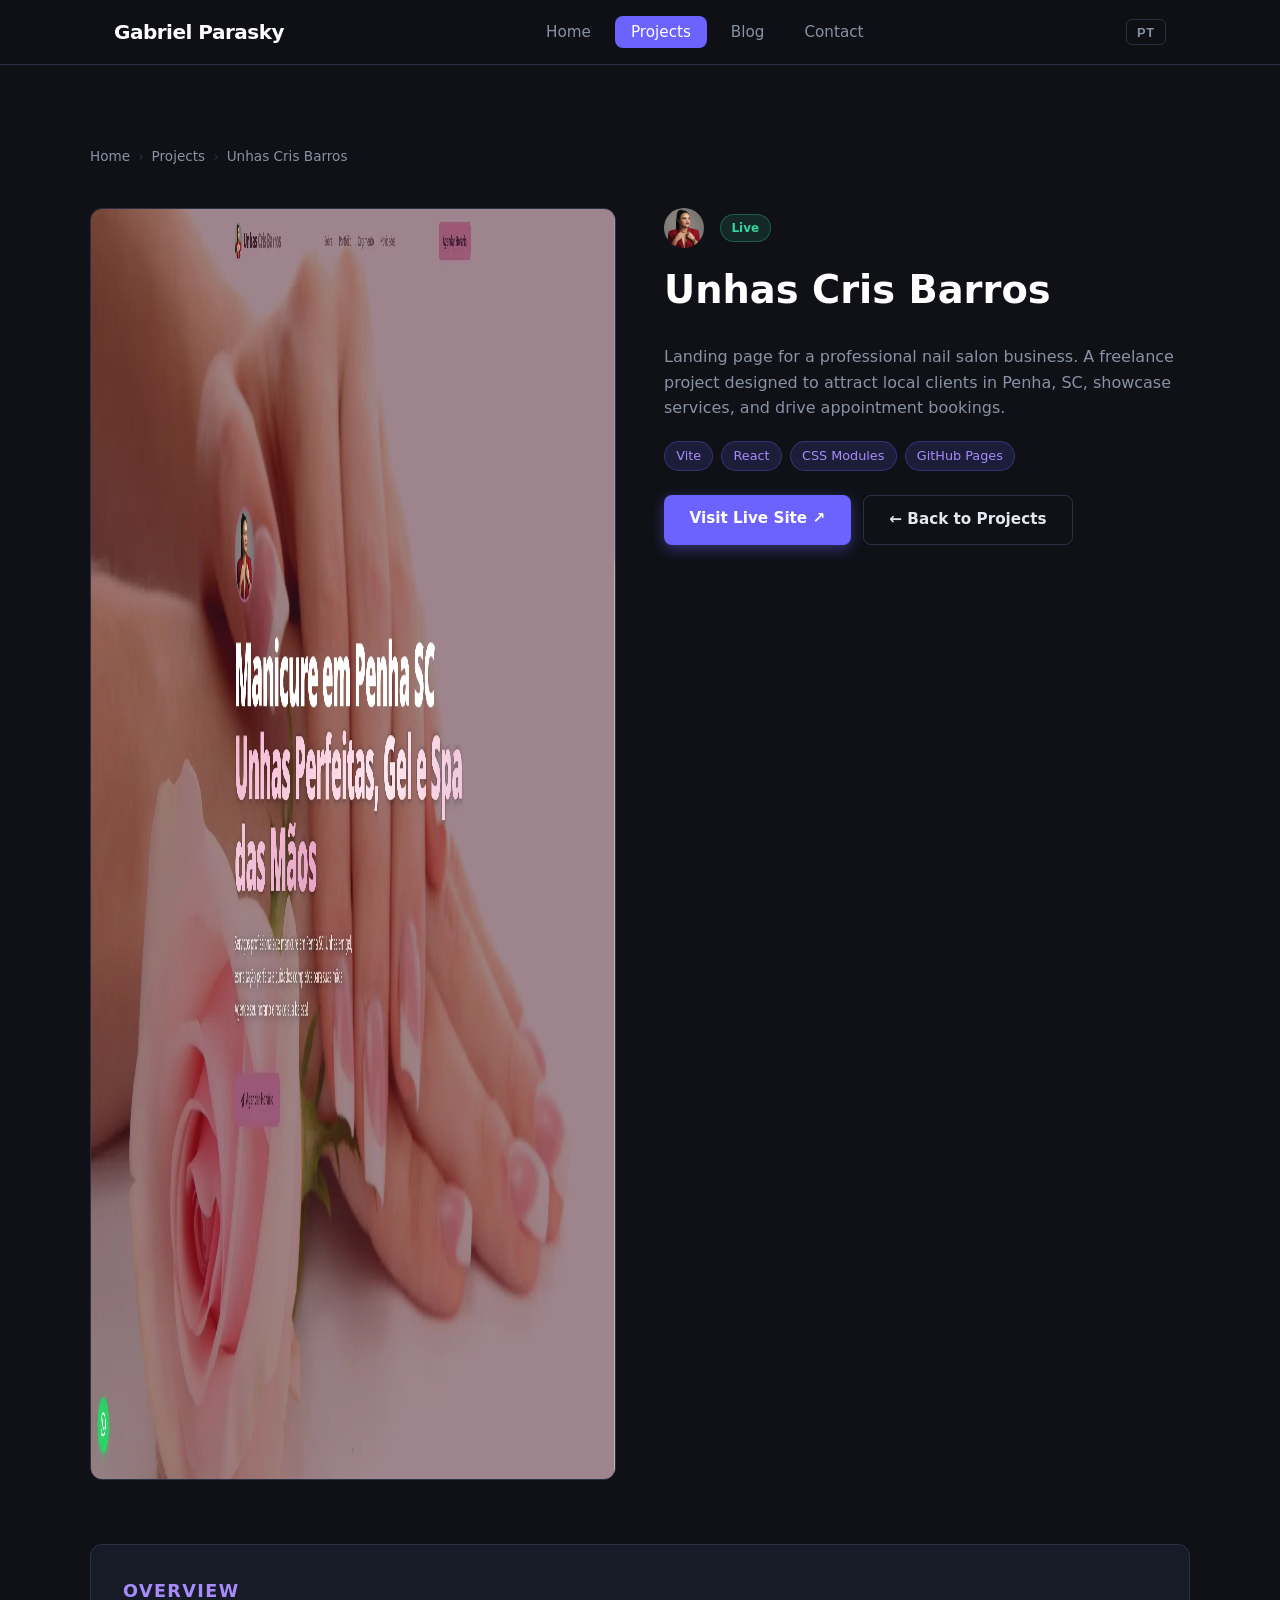
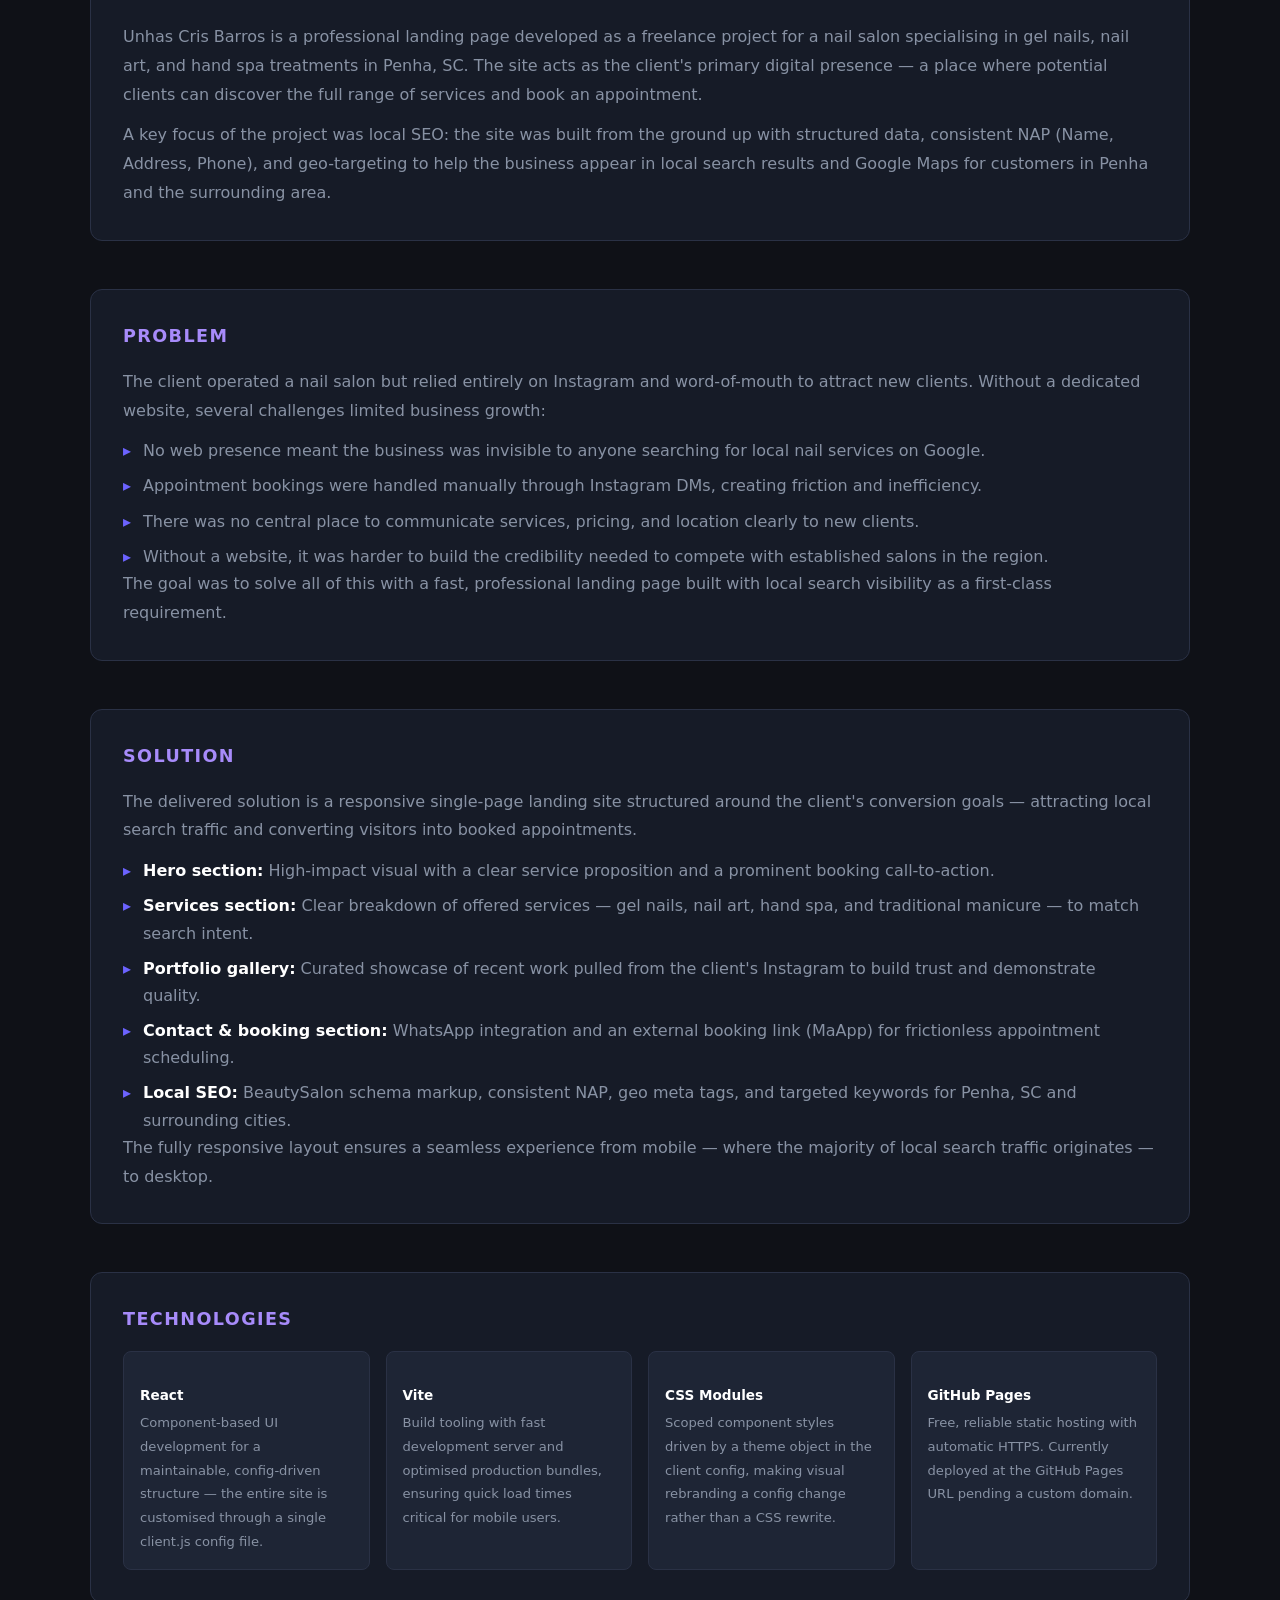
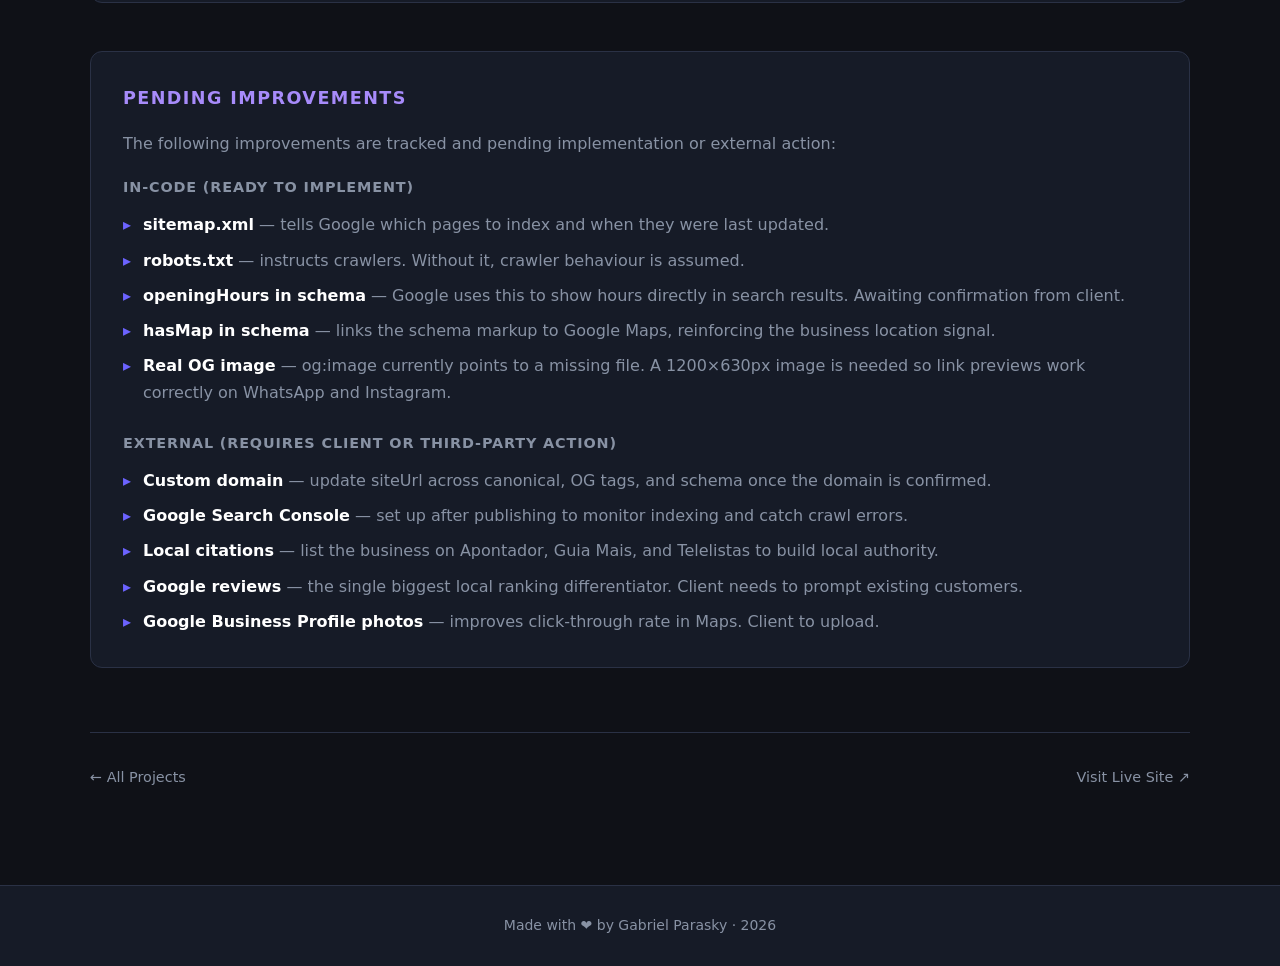
<file: projects/unhas-cris-barros.html>
<!DOCTYPE html>
<html lang="en" data-current-page="project">
<head>
  <meta charset="UTF-8" />
  <meta name="viewport" content="width=device-width, initial-scale=1.0" />
  <title>Unhas Cris Barros — Nail Salon Landing Page | Gabriel Parasky</title>

  <!-- ===== SEO: META ===== -->
  <meta name="description" content="Unhas Cris Barros is a professional landing page built by Gabriel Parasky for a nail salon in Penha, SC. Developed with React, Vite and CSS Modules, with a local SEO strategy." />
  <meta name="author" content="Gabriel Rodrigo Parasky" />
  <meta name="robots" content="index, follow" />

  <link rel="canonical" href="https://gabrielparasky.com.br/projects/unhas-cris-barros.html" />

  <!-- ===== SEO: OPEN GRAPH ===== -->
  <meta property="og:type"        content="article" />
  <meta property="og:title"       content="Unhas Cris Barros — Nail Salon Landing Page" />
  <meta property="og:description" content="A professional landing page for a nail salon in Penha, SC, developed by Gabriel Parasky using React, Vite and CSS Modules." />
  <meta property="og:url"         content="https://gabrielparasky.com.br/projects/unhas-cris-barros.html" />
  <meta property="og:image"       content="https://gabrielparasky.com.br/img/projects/unhas-cris-barros-preview.png" />
  <meta property="og:locale"      content="pt_BR" />

  <!-- ===== SEO: TWITTER CARD ===== -->
  <meta name="twitter:card"        content="summary_large_image" />
  <meta name="twitter:title"       content="Unhas Cris Barros — Nail Salon Landing Page" />
  <meta name="twitter:description" content="A professional landing page for a nail salon in Penha, SC, built with React and Vite." />
  <meta name="twitter:image"       content="https://gabrielparasky.com.br/img/projects/unhas-cris-barros-preview.png" />

  <!-- ===== SEO: JSON-LD ===== -->
  <script type="application/ld+json">
  {
    "@context": "https://schema.org",
    "@type": "SoftwareSourceCode",
    "name": "Unhas Cris Barros",
    "description": "Professional landing page for a nail salon in Penha, SC. Built with React, Vite and CSS Modules.",
    "url": "https://gabrielparasky.com.br/projects/unhas-cris-barros.html",
    "codeRepository": "https://github.com/GRParasky/unhas-cris-barros-site",
    "programmingLanguage": ["JavaScript", "React", "CSS"],
    "author": {
      "@type": "Person",
      "name": "Gabriel Rodrigo Parasky",
      "url": "https://gabrielparasky.com.br/"
    }
  }
  </script>
  <script type="application/ld+json">
  {
    "@context": "https://schema.org",
    "@type": "BreadcrumbList",
    "itemListElement": [
      {
        "@type": "ListItem",
        "position": 1,
        "name": "Home",
        "item": "https://gabrielparasky.com.br/"
      },
      {
        "@type": "ListItem",
        "position": 2,
        "name": "Projects",
        "item": "https://gabrielparasky.com.br/projects.html"
      },
      {
        "@type": "ListItem",
        "position": 3,
        "name": "Unhas Cris Barros",
        "item": "https://gabrielparasky.com.br/projects/unhas-cris-barros.html"
      }
    ]
  }
  </script>

  <link rel="icon" href="data:image/svg+xml,%3Csvg xmlns='http://www.w3.org/2000/svg' viewBox='0 0 100 100'%3E%3Ctext y='.9em' font-size='90'%3E%E2%98%95%3C/text%3E%3C/svg%3E" />
  <link rel="stylesheet" href="../style.css" />
  <style>
    /* Project detail page specific styles */
    .project-detail { padding: 5rem 0 6rem; }
    .breadcrumb {
      display: flex;
      align-items: center;
      gap: 0.5rem;
      font-size: 0.85rem;
      color: var(--muted);
      margin-bottom: 2.5rem;
    }
    .breadcrumb a { color: var(--muted); transition: color 0.2s; }
    .breadcrumb a:hover { color: var(--accent2); }
    .breadcrumb-sep { color: var(--border); }

    .project-hero {
      display: grid;
      grid-template-columns: 1fr 1fr;
      gap: 3rem;
      align-items: start;
      margin-bottom: 4rem;
    }
    .project-hero-img {
      width: 100%;
      border-radius: var(--radius);
      border: 1px solid var(--border);
      display: block;
    }
    .project-hero-info { display: flex; flex-direction: column; gap: 1.25rem; }
    .project-title-row {
      display: flex;
      align-items: center;
      gap: 1rem;
    }
    .project-title-row img { width: 2.5rem; height: 2.5rem; object-fit: contain; border-radius: 50%; }
    .project-hero-info h1 { font-size: clamp(1.8rem, 3.5vw, 2.4rem); font-weight: 800; color: #fff; line-height: 1.15; }
    .project-hero-info .role { color: var(--muted); font-size: 1rem; line-height: 1.6; }
    .project-meta {
      display: flex;
      flex-wrap: wrap;
      gap: 0.5rem;
    }
    .project-actions { display: flex; gap: 0.75rem; flex-wrap: wrap; margin-top: 0.25rem; }

    .project-sections { display: flex; flex-direction: column; gap: 3rem; }
    .project-section {
      background: var(--bg2);
      border: 1px solid var(--border);
      border-radius: var(--radius);
      padding: 2rem;
    }
    .project-section h2 {
      font-size: 1.1rem;
      font-weight: 700;
      color: var(--accent2);
      text-transform: uppercase;
      letter-spacing: 0.08em;
      margin-bottom: 1rem;
    }
    .project-section h3 {
      font-size: 0.9rem;
      font-weight: 600;
      color: var(--muted);
      text-transform: uppercase;
      letter-spacing: 0.06em;
      margin: 1.5rem 0 0.75rem;
    }
    .project-section h3:first-of-type { margin-top: 1rem; }
    .project-section p { color: var(--muted); line-height: 1.8; margin-bottom: 0.75rem; }
    .project-section p:last-child { margin-bottom: 0; }
    .project-section ul {
      list-style: none;
      display: flex;
      flex-direction: column;
      gap: 0.5rem;
    }
    .project-section ul li {
      color: var(--muted);
      padding-left: 1.25rem;
      position: relative;
      line-height: 1.7;
    }
    .project-section ul li::before {
      content: '▸';
      position: absolute;
      left: 0;
      color: var(--accent);
    }
    .tech-grid {
      display: grid;
      grid-template-columns: repeat(auto-fill, minmax(200px, 1fr));
      gap: 1rem;
    }
    .tech-item {
      background: var(--bg3);
      border: 1px solid var(--border);
      border-radius: 8px;
      padding: 1rem;
    }
    .tech-item h3 { font-size: 0.85rem; color: #fff; margin-bottom: 0.25rem; text-transform: none; letter-spacing: normal; }
    .tech-item p { font-size: 0.82rem; color: var(--muted); margin: 0; }

    .project-nav {
      margin-top: 4rem;
      padding-top: 2rem;
      border-top: 1px solid var(--border);
      display: flex;
      justify-content: space-between;
      align-items: center;
      flex-wrap: wrap;
      gap: 1rem;
    }
    .project-nav a { font-size: 0.9rem; color: var(--muted); transition: color 0.2s; }
    .project-nav a:hover { color: var(--accent2); }

    @media (max-width: 768px) {
      .project-hero { grid-template-columns: 1fr; }
      .project-detail { padding: 3rem 0 4rem; }
    }
  </style>
</head>
<body>

  <header>
    <nav class="navbar">
      <a href="../index.html" class="logo">Gabriel Parasky</a>
      <ul class="nav-links">
        <li><a class="nav-link" href="../index.html" data-i18n="nav-home">Home</a></li>
        <li><a class="nav-link active" href="../projects.html" data-i18n="nav-projects">Projects</a></li>
        <li><a class="nav-link" href="../blog.html" data-i18n="nav-blog">Blog</a></li>
        <li><a class="nav-link" href="../index.html?page=contact" data-i18n="nav-contact">Contact</a></li>
      </ul>
      <div class="nav-right">
        <button class="lang-toggle" id="langToggle" aria-label="Switch language">PT</button>
        <button class="menu-toggle" aria-label="Menu">&#9776;</button>
      </div>
    </nav>
    <div class="mobile-menu" id="mobileMenu">
      <a class="mobile-link" href="../index.html" data-i18n="nav-home">Home</a>
      <a class="mobile-link active" href="../projects.html" data-i18n="nav-projects">Projects</a>
      <a class="mobile-link" href="../blog.html" data-i18n="nav-blog">Blog</a>
      <a class="mobile-link" href="../index.html?page=contact" data-i18n="nav-contact">Contact</a>
    </div>
  </header>

  <main>
    <div class="container project-detail">

      <!-- Breadcrumb -->
      <nav class="breadcrumb" aria-label="Breadcrumb">
        <a href="../index.html" data-i18n="nav-home">Home</a>
        <span class="breadcrumb-sep">›</span>
        <a href="../projects.html" data-i18n="nav-projects">Projects</a>
        <span class="breadcrumb-sep">›</span>
        <span>Unhas Cris Barros</span>
      </nav>

      <!-- Hero -->
      <div class="project-hero fade-up">
        <img
          class="project-hero-img"
          src="../img/projects/unhas-cris-barros-preview.webp"
          alt="Unhas Cris Barros website — nail salon landing page in Penha, SC"
          loading="lazy"
          width="2557" height="1272"
        />
        <div class="project-hero-info">
          <div class="project-title-row">
            <img src="../img/projects/unhas-cris-barros-icon.webp" alt="Unhas Cris Barros logo" width="500" height="500" />
            <span class="badge-live" data-i18n="proj-live-status">Live</span>
          </div>
          <h1>Unhas Cris Barros</h1>
          <p class="role" data-i18n="ucb-role">Landing page for a professional nail salon business. A freelance project designed to attract local clients in Penha, SC, showcase services, and drive appointment bookings.</p>
          <div class="project-meta tags">
            <span class="tag">Vite</span>
            <span class="tag">React</span>
            <span class="tag">CSS Modules</span>
            <span class="tag">GitHub Pages</span>
          </div>
          <div class="project-actions">
            <a href="https://grparasky.github.io/unhas-cris-barros-site/" target="_blank" rel="noopener" class="btn btn-primary" data-i18n="ucb-btn-visit">Visit Live Site ↗</a>
            <a href="../projects.html" class="btn btn-outline" data-i18n="ucb-btn-back">← Back to Projects</a>
          </div>
        </div>
      </div>

      <!-- Sections -->
      <div class="project-sections">

        <section class="project-section fade-up">
          <h2 data-i18n="ucb-s1">Overview</h2>
          <p data-i18n="ucb-s1-p1">Unhas Cris Barros is a professional landing page developed as a freelance project for a nail salon specialising in gel nails, nail art, and hand spa treatments in Penha, SC. The site acts as the client's primary digital presence — a place where potential clients can discover the full range of services and book an appointment.</p>
          <p data-i18n="ucb-s1-p2">A key focus of the project was local SEO: the site was built from the ground up with structured data, consistent NAP (Name, Address, Phone), and geo-targeting to help the business appear in local search results and Google Maps for customers in Penha and the surrounding area.</p>
        </section>

        <section class="project-section fade-up">
          <h2 data-i18n="ucb-s2">Problem</h2>
          <p data-i18n="ucb-s2-p1">The client operated a nail salon but relied entirely on Instagram and word-of-mouth to attract new clients. Without a dedicated website, several challenges limited business growth:</p>
          <ul>
            <li data-i18n="ucb-s2-li1">No web presence meant the business was invisible to anyone searching for local nail services on Google.</li>
            <li data-i18n="ucb-s2-li2">Appointment bookings were handled manually through Instagram DMs, creating friction and inefficiency.</li>
            <li data-i18n="ucb-s2-li3">There was no central place to communicate services, pricing, and location clearly to new clients.</li>
            <li data-i18n="ucb-s2-li4">Without a website, it was harder to build the credibility needed to compete with established salons in the region.</li>
          </ul>
          <p data-i18n="ucb-s2-p2">The goal was to solve all of this with a fast, professional landing page built with local search visibility as a first-class requirement.</p>
        </section>

        <section class="project-section fade-up">
          <h2 data-i18n="ucb-s3">Solution</h2>
          <p data-i18n="ucb-s3-p1">The delivered solution is a responsive single-page landing site structured around the client's conversion goals — attracting local search traffic and converting visitors into booked appointments.</p>
          <ul>
            <li data-i18n-html="ucb-s3-li1"><strong>Hero section:</strong> High-impact visual with a clear service proposition and a prominent booking call-to-action.</li>
            <li data-i18n-html="ucb-s3-li2"><strong>Services section:</strong> Clear breakdown of offered services — gel nails, nail art, hand spa, and traditional manicure — to match search intent.</li>
            <li data-i18n-html="ucb-s3-li3"><strong>Portfolio gallery:</strong> Curated showcase of recent work pulled from the client's Instagram to build trust and demonstrate quality.</li>
            <li data-i18n-html="ucb-s3-li4"><strong>Contact & booking section:</strong> WhatsApp integration and an external booking link (MaApp) for frictionless appointment scheduling.</li>
            <li data-i18n-html="ucb-s3-li5"><strong>Local SEO:</strong> BeautySalon schema markup, consistent NAP, geo meta tags, and targeted keywords for Penha, SC and surrounding cities.</li>
          </ul>
          <p data-i18n="ucb-s3-p2">The fully responsive layout ensures a seamless experience from mobile — where the majority of local search traffic originates — to desktop.</p>
        </section>

        <section class="project-section fade-up">
          <h2 data-i18n="ucb-s4">Technologies</h2>
          <div class="tech-grid">
            <div class="tech-item">
              <h3>React</h3>
              <p data-i18n="ucb-react-desc">Component-based UI development for a maintainable, config-driven structure — the entire site is customised through a single client.js config file.</p>
            </div>
            <div class="tech-item">
              <h3>Vite</h3>
              <p data-i18n="ucb-vite-desc">Build tooling with fast development server and optimised production bundles, ensuring quick load times critical for mobile users.</p>
            </div>
            <div class="tech-item">
              <h3>CSS Modules</h3>
              <p data-i18n="ucb-cssmod-desc">Scoped component styles driven by a theme object in the client config, making visual rebranding a config change rather than a CSS rewrite.</p>
            </div>
            <div class="tech-item">
              <h3>GitHub Pages</h3>
              <p data-i18n="ucb-ghp-desc">Free, reliable static hosting with automatic HTTPS. Currently deployed at the GitHub Pages URL pending a custom domain.</p>
            </div>
          </div>
        </section>

        <section class="project-section fade-up">
          <h2 data-i18n="ucb-s5">Pending Improvements</h2>
          <p data-i18n="ucb-s5-p1">The following improvements are tracked and pending implementation or external action:</p>
          <h3 data-i18n="ucb-s5-code-title">In-code (ready to implement)</h3>
          <ul>
            <li data-i18n-html="ucb-s5-li1"><strong>sitemap.xml</strong> — tells Google which pages to index and when they were last updated.</li>
            <li data-i18n-html="ucb-s5-li2"><strong>robots.txt</strong> — instructs crawlers. Without it, crawler behaviour is assumed.</li>
            <li data-i18n-html="ucb-s5-li3"><strong>openingHours in schema</strong> — Google uses this to show hours directly in search results. Awaiting confirmation from client.</li>
            <li data-i18n-html="ucb-s5-li4"><strong>hasMap in schema</strong> — links the schema markup to Google Maps, reinforcing the business location signal.</li>
            <li data-i18n-html="ucb-s5-li5"><strong>Real OG image</strong> — og:image currently points to a missing file. A 1200×630px image is needed so link previews work correctly on WhatsApp and Instagram.</li>
          </ul>
          <h3 data-i18n="ucb-s5-ext-title">External (requires client or third-party action)</h3>
          <ul>
            <li data-i18n-html="ucb-s5-ext-li1"><strong>Custom domain</strong> — update siteUrl across canonical, OG tags, and schema once the domain is confirmed.</li>
            <li data-i18n-html="ucb-s5-ext-li2"><strong>Google Search Console</strong> — set up after publishing to monitor indexing and catch crawl errors.</li>
            <li data-i18n-html="ucb-s5-ext-li3"><strong>Local citations</strong> — list the business on Apontador, Guia Mais, and Telelistas to build local authority.</li>
            <li data-i18n-html="ucb-s5-ext-li4"><strong>Google reviews</strong> — the single biggest local ranking differentiator. Client needs to prompt existing customers.</li>
            <li data-i18n-html="ucb-s5-ext-li5"><strong>Google Business Profile photos</strong> — improves click-through rate in Maps. Client to upload.</li>
          </ul>
        </section>

      </div>

      <!-- Project navigation -->
      <nav class="project-nav" aria-label="Project navigation">
        <a href="../projects.html" data-i18n="ucb-nav-back">← All Projects</a>
        <a href="https://grparasky.github.io/unhas-cris-barros-site/" target="_blank" rel="noopener" data-i18n="ucb-nav-visit">Visit Live Site ↗</a>
      </nav>

    </div>
  </main>

  <footer>
    <div class="container">
      <p><span data-i18n="footer-text">Made with ❤️ by Gabriel Parasky ·</span> <span id="year"></span></p>
    </div>
  </footer>

  <script src="../app.js"></script>
  <script>
    if (new URLSearchParams(window.location.search).get('lang') === 'pt') {
      if (typeof applyTranslations === 'function') {
        applyTranslations('pt');
      }
    }
  </script>
</body>
</html>
</file>
<file: style.css>
/* ===== RESET & BASE ===== */
*, *::before, *::after { box-sizing: border-box; margin: 0; padding: 0; }

:root {
  --bg:       #0f1117;
  --bg2:      #161b27;
  --bg3:      #1e2535;
  --border:   #2a3145;
  --accent:   #6c63ff;
  --accent2:  #a78bfa;
  --text:     #e2e8f0;
  --muted:    #8892a4;
  --success:  #34d399;
  --radius:   12px;
  --shadow:   0 4px 24px rgba(0,0,0,0.4);
}

html { scroll-behavior: smooth; }

body {
  font-family: 'Segoe UI', system-ui, -apple-system, sans-serif;
  background: var(--bg);
  color: var(--text);
  line-height: 1.7;
  min-height: 100vh;
  display: flex;
  flex-direction: column;
}

a { color: inherit; text-decoration: none; }
strong { color: #fff; }

/* ===== LAYOUT ===== */
.container { max-width: 1100px; margin: 0 auto; padding: 0 1.5rem; }
.page { display: none; flex: 1; }
.page.active { display: block; }
main { flex: 1; }
.page-wrap { padding: 5rem 1.5rem 6rem; max-width: 1100px; margin: 0 auto; }
.page-sub { color: var(--muted); margin-bottom: 3rem; font-size: 1.05rem; }

/* ===== HEADER / NAV ===== */
header {
  position: sticky;
  top: 0;
  z-index: 100;
  background: rgba(15, 17, 23, 0.92);
  backdrop-filter: blur(12px);
  border-bottom: 1px solid var(--border);
}

.navbar {
  max-width: 1100px;
  margin: 0 auto;
  padding: 0 1.5rem;
  height: 64px;
  display: flex;
  align-items: center;
  justify-content: space-between;
}

.logo {
  font-weight: 700;
  font-size: 1.25rem;
  color: #fff;
  letter-spacing: -0.5px;
}

.nav-links {
  list-style: none;
  display: flex;
  gap: 0.5rem;
}

.nav-link {
  padding: 0.45rem 1rem;
  border-radius: 8px;
  cursor: pointer;
  color: var(--muted);
  font-size: 0.95rem;
  transition: color 0.2s, background 0.2s;
}
.nav-link:hover { color: var(--text); background: var(--bg3); }
.nav-link.active { color: #fff; background: var(--accent); }

.nav-right {
  display: flex;
  align-items: center;
  gap: 0.5rem;
}

.lang-toggle {
  background: none;
  border: 1px solid var(--border);
  color: var(--muted);
  font-size: 0.8rem;
  font-weight: 600;
  letter-spacing: 0.05em;
  padding: 0.3rem 0.65rem;
  border-radius: 6px;
  cursor: pointer;
  transition: color 0.2s, border-color 0.2s, background 0.2s;
}
.lang-toggle:hover {
  color: var(--text);
  border-color: var(--accent);
  background: var(--bg3);
}

.menu-toggle {
  display: none;
  background: none;
  border: none;
  color: var(--text);
  font-size: 1.5rem;
  cursor: pointer;
  padding: 0.25rem;
}

/* mobile menu */
.mobile-menu {
  display: none;
  flex-direction: column;
  padding: 0.5rem 1.5rem 1rem;
  gap: 0.25rem;
  border-top: 1px solid var(--border);
}
.mobile-menu.open { display: flex; }
.mobile-link {
  padding: 0.6rem 0.75rem;
  border-radius: 8px;
  cursor: pointer;
  color: var(--muted);
  font-size: 0.95rem;
  transition: color 0.2s, background 0.2s;
}
.mobile-link:hover { color: var(--text); background: var(--bg3); }
.mobile-link.active { color: #fff; background: var(--accent); }

/* ===== SECTION TITLE ===== */
.section-title {
  font-size: clamp(1.6rem, 3vw, 2rem);
  font-weight: 700;
  color: #fff;
  margin-bottom: 2.5rem;
  position: relative;
  display: inline-block;
}
.section-title::after {
  content: '';
  display: block;
  height: 3px;
  width: 48px;
  background: var(--accent);
  border-radius: 2px;
  margin-top: 6px;
}

/* ===== HERO ===== */
.hero {
  min-height: calc(100vh - 64px);
  display: flex;
  align-items: center;
  justify-content: center;
  text-align: center;
  padding: 4rem 1.5rem;
  background: radial-gradient(ellipse 80% 60% at 50% 0%, rgba(108,99,255,0.15) 0%, transparent 70%);
}

.hero-content { max-width: 680px; }

.hero-content {
  animation: heroFadeUp 0.75s ease both;
}
@keyframes heroFadeUp {
  from { opacity: 0; transform: translateY(28px); }
  to   { opacity: 1; transform: translateY(0); }
}

.hero h1 {
  font-size: clamp(2.2rem, 5vw, 3.2rem);
  font-weight: 800;
  color: #fff;
  letter-spacing: -1px;
  line-height: 1.1;
}

.role {
  margin-top: 0.75rem;
  font-size: 1.2rem;
  color: var(--accent2);
  font-weight: 500;
}

.tagline {
  margin: 1.25rem 0 2rem;
  color: var(--muted);
  font-size: 1.05rem;
}

.hero-btns { display: flex; gap: 1rem; justify-content: center; flex-wrap: wrap; }

/* ===== BUTTONS ===== */
.btn {
  padding: 0.7rem 1.6rem;
  border-radius: 8px;
  font-size: 0.95rem;
  font-weight: 600;
  cursor: pointer;
  border: none;
  transition: transform 0.15s, opacity 0.15s, box-shadow 0.15s;
}
.btn:hover { transform: translateY(-2px); opacity: 0.92; }
.btn:active { transform: translateY(0); }
.btn-primary {
  background: var(--accent);
  color: #fff;
  box-shadow: 0 4px 14px rgba(108,99,255,0.4);
}
.btn-outline {
  background: transparent;
  color: var(--text);
  border: 1.5px solid var(--border);
}
.btn-outline:hover { border-color: var(--accent); color: var(--accent2); }
.btn-full { width: 100%; justify-content: center; }

/* ===== ABOUT ===== */
.about {
  padding: 5rem 0;
  background: var(--bg2);
  border-top: 1px solid var(--border);
  border-bottom: 1px solid var(--border);
}

.about-grid {
  display: grid;
  grid-template-columns: 220px 1fr 280px;
  gap: 2.5rem;
  align-items: center;
}

.about-photo {
  position: sticky;
  top: 88px;
  align-self: start;
  background: var(--bg3);
  border: 1px solid var(--border);
  border-radius: var(--radius);
  overflow: hidden;
  aspect-ratio: 3 / 4;
}
.profile-photo {
  width: 100%;
  height: 100%;
  object-fit: cover;
  display: block;
}


.about-text p { color: var(--muted); margin-bottom: 1rem; }

.info-grid {
  display: grid;
  grid-template-columns: 1fr 1fr;
  gap: 1rem;
  margin-top: 1.75rem;
}
.info-item {
  background: var(--bg3);
  border: 1px solid var(--border);
  border-radius: var(--radius);
  padding: 0.9rem 1rem;
  display: flex;
  flex-direction: column;
  gap: 0.3rem;
}
.info-label { font-size: 0.75rem; text-transform: uppercase; letter-spacing: 0.08em; color: var(--muted); }
.badge-available {
  display: inline-block;
  align-self: flex-start;
  background: rgba(52,211,153,0.15);
  color: var(--success);
  border: 1px solid rgba(52,211,153,0.3);
  border-radius: 20px;
  padding: 0.15rem 0.65rem;
  font-size: 0.8rem;
  font-weight: 600;
}

.skills-panel {
  background: var(--bg3);
  border: 1px solid var(--border);
  border-radius: var(--radius);
  padding: 1.75rem;
}
.skills-panel h3 { color: #fff; font-size: 1rem; margin-bottom: 1.25rem; }
.skill-group { margin-bottom: 1.25rem; }
.skill-group:last-child { margin-bottom: 0; }
.skill-group h4 { font-size: 0.8rem; text-transform: uppercase; letter-spacing: 0.08em; color: var(--muted); margin-bottom: 0.6rem; }

.tags { display: flex; flex-wrap: wrap; gap: 0.4rem; }
.tag {
  background: rgba(108,99,255,0.15);
  color: var(--accent2);
  border: 1px solid rgba(108,99,255,0.3);
  border-radius: 20px;
  padding: 0.2rem 0.7rem;
  font-size: 0.8rem;
  font-weight: 500;
}

/* ===== TRANSITION CALLOUT (About section) ===== */
.transition-callout {
  display: flex;
  flex-direction: column;
  gap: 0.4rem;
  background: rgba(108,99,255,0.07);
  border: 1px solid rgba(108,99,255,0.2);
  border-left: 3px solid var(--accent);
  border-radius: var(--radius);
  padding: 0.9rem 1.1rem;
  margin-top: 1.25rem;
}
.callout-label {
  font-size: 0.72rem;
  font-weight: 700;
  text-transform: uppercase;
  letter-spacing: 0.1em;
  color: var(--accent2);
}
.transition-callout p {
  color: var(--muted);
  font-size: 0.88rem;
  line-height: 1.65;
  margin: 0;
}

/* ===== CURRENTLY LEARNING SECTION ===== */
.learning {
  padding: 5rem 0;
  border-top: 1px solid var(--border);
  border-bottom: 1px solid var(--border);
}
.learning-grid {
  display: grid;
  grid-template-columns: 1fr 320px;
  gap: 2.5rem;
  align-items: start;
}
.learning-text p {
  color: var(--muted);
  margin-bottom: 1rem;
  line-height: 1.75;
}
.learning-text p:last-child { margin-bottom: 0; }
.learning-note {
  font-size: 0.82rem;
  color: var(--muted);
  margin-top: 1rem;
  font-style: italic;
}

/* ===== EXPERIENCE ===== */
.experience { padding: 5rem 0; }

.timeline { position: relative; padding-left: 1.5rem; }
.timeline::before {
  content: '';
  position: absolute;
  left: 7px;
  top: 0;
  bottom: 0;
  width: 2px;
  background: var(--border);
}

.timeline-item { position: relative; margin-bottom: 2.5rem; padding-left: 1.75rem; }
.timeline-item:last-child { margin-bottom: 0; }

.timeline-extra {
  max-height: 0;
  overflow: hidden;
  transition: max-height 0.4s ease, opacity 0.3s ease;
  opacity: 0;
  /* compensate so the absolutely-positioned tl-dot isn't clipped */
  margin-left: -2rem;
  padding-left: 2rem;
}
.timeline-extra.open {
  max-height: 1400px;
  opacity: 1;
}

.exp-toggle-wrap {
  margin-top: 2rem;
  text-align: center;
}
.exp-toggle {
  font-size: 0.9rem;
  padding: 0.5rem 1.5rem;
}

.tl-dot {
  position: absolute;
  left: -1.5rem;
  top: 6px;
  width: 14px;
  height: 14px;
  border-radius: 50%;
  background: var(--accent);
  border: 3px solid var(--bg);
  box-shadow: 0 0 0 2px var(--accent);
}

.tl-content {
  background: var(--bg2);
  border: 1px solid var(--border);
  border-radius: var(--radius);
  padding: 1.25rem 1.5rem;
}

.tl-header {
  display: flex;
  justify-content: space-between;
  align-items: flex-start;
  flex-wrap: wrap;
  gap: 0.5rem;
  margin-bottom: 0.75rem;
}
.tl-header h3 { font-size: 1rem; color: #fff; }
.company { font-size: 0.85rem; color: var(--accent2); margin-top: 2px; }
.period {
  font-size: 0.8rem;
  color: var(--muted);
  background: var(--bg3);
  padding: 0.2rem 0.65rem;
  border-radius: 20px;
  white-space: nowrap;
}
.tl-content > p { color: var(--muted); font-size: 0.93rem; }

/* ===== EDUCATION ===== */
.education {
  padding: 5rem 0;
  background: var(--bg2);
  border-top: 1px solid var(--border);
}

.edu-grid { display: grid; grid-template-columns: 1fr 1fr; gap: 1.5rem; }
.edu-card {
  background: var(--bg3);
  border: 1px solid var(--border);
  border-radius: var(--radius);
  padding: 1.5rem;
  display: flex;
  gap: 1rem;
  align-items: flex-start;
  transition: border-color 0.2s;
}
.edu-icon { font-size: 2rem; line-height: 1; }
.edu-card h3 { font-size: 0.95rem; color: #fff; margin-bottom: 0.3rem; }
.edu-place { font-size: 0.85rem; color: var(--accent2); }
.edu-year { font-size: 0.8rem; color: var(--muted); margin-top: 0.25rem; }

/* ===== WIP BOX ===== */
.wip-box {
  display: flex;
  flex-direction: column;
  align-items: center;
  justify-content: center;
  text-align: center;
  gap: 1rem;
  padding: 5rem 2rem;
  background: var(--bg2);
  border: 2px dashed var(--border);
  border-radius: var(--radius);
  max-width: 520px;
  margin: 0 auto;
}
.wip-icon { font-size: 3rem; }
.wip-box h3 { font-size: 1.4rem; color: #fff; }
.wip-box p { color: var(--muted); }

.badge-wip {
  display: inline-block;
  background: rgba(251,191,36,0.12);
  color: #fbbf24;
  border: 1px solid rgba(251,191,36,0.3);
  border-radius: 20px;
  padding: 0.2rem 0.65rem;
  font-size: 0.75rem;
  font-weight: 600;
}

.badge-live {
  display: inline-block;
  background: rgba(52,211,153,0.12);
  color: var(--success);
  border: 1px solid rgba(52,211,153,0.3);
  border-radius: 20px;
  padding: 0.2rem 0.65rem;
  font-size: 0.75rem;
  font-weight: 600;
}

.proj-preview {
  width: 100%;
  height: 160px;
  object-fit: cover;
  object-position: top;
  border-radius: 8px;
  border: 1px solid var(--border);
}

/* ===== PROJECTS ===== */
.projects-grid {
  display: grid;
  grid-template-columns: repeat(auto-fill, minmax(320px, 1fr));
  gap: 1.5rem;
}

.project-card {
  background: var(--bg2);
  border: 1px solid var(--border);
  border-radius: var(--radius);
  padding: 1.5rem;
  position: relative;
  display: flex;
  flex-direction: column;
  gap: 0.75rem;
  transition: border-color 0.2s, transform 0.2s, box-shadow 0.2s;
}
.project-card:hover {
  border-color: var(--accent);
  transform: translateY(-4px);
  box-shadow: 0 8px 32px rgba(108,99,255,0.25);
  cursor: pointer;
}

.project-card.featured { border-color: rgba(108,99,255,0.5); background: rgba(108,99,255,0.05); }

.feat-badge {
  position: absolute;
  top: -1px;
  right: 1.25rem;
  background: var(--accent);
  color: #fff;
  font-size: 0.7rem;
  font-weight: 700;
  text-transform: uppercase;
  letter-spacing: 0.08em;
  padding: 0.2rem 0.65rem;
  border-radius: 0 0 6px 6px;
}

.proj-header { display: flex; justify-content: space-between; align-items: center; }
.proj-icon { font-size: 2rem; }
.proj-icon-img { width: 2.5rem; height: 2.5rem; object-fit: contain; }
.proj-links { display: flex; gap: 0.5rem; }
.proj-link {
  font-size: 0.78rem;
  font-weight: 600;
  padding: 0.55rem 0.9rem;
  border-radius: 6px;
  background: var(--bg3);
  border: 1px solid var(--border);
  color: var(--muted);
  transition: color 0.2s, border-color 0.2s;
}
.proj-link:hover { color: var(--text); border-color: var(--muted); }
.proj-link.proj-details {
  background: var(--accent);
  color: #fff;
  border-color: var(--accent);
  box-shadow: 0 3px 10px rgba(108,99,255,0.35);
}
.proj-link.proj-details:hover {
  background: var(--accent2);
  border-color: var(--accent2);
  color: #fff;
  opacity: 1;
}
.proj-link.proj-demo { color: var(--accent2); border-color: rgba(108,99,255,0.3); }
.proj-link.proj-demo:hover { background: rgba(108,99,255,0.15); border-color: var(--accent); }

.project-card h2,
.project-card h3 { font-size: 1rem; color: #fff; }
.project-card > a { display: block; }
.project-card p { color: var(--muted); font-size: 0.9rem; flex: 1; }

/* ===== CONTACT ===== */
.contact-grid {
  display: grid;
  grid-template-columns: 1fr 1.4fr;
  gap: 3rem;
  align-items: start;
}

.contact-info h3 { font-size: 1.2rem; color: #fff; margin-bottom: 0.75rem; }
.contact-info > p { color: var(--muted); margin-bottom: 1.75rem; }

.contact-links { display: flex; flex-direction: column; gap: 0.75rem; }
.contact-item {
  display: flex;
  align-items: center;
  gap: 1rem;
  padding: 1rem 1.25rem;
  background: var(--bg2);
  border: 1px solid var(--border);
  border-radius: var(--radius);
  transition: border-color 0.2s, transform 0.15s;
}
.contact-item:hover { border-color: var(--accent); transform: translateX(4px); }
.c-icon { font-size: 1.5rem; }
.contact-item div { display: flex; flex-direction: column; gap: 0.15rem; }
.contact-item strong { font-size: 0.9rem; color: #fff; }
.contact-item span { font-size: 0.82rem; color: var(--muted); }

/* ===== FORM ===== */
.contact-form {
  background: var(--bg2);
  border: 1px solid var(--border);
  border-radius: var(--radius);
  padding: 2rem;
  display: flex;
  flex-direction: column;
  gap: 1.25rem;
}

.form-group { display: flex; flex-direction: column; gap: 0.4rem; }
.form-group label { font-size: 0.85rem; font-weight: 600; color: var(--text); }

.contact-form input,
.contact-form textarea {
  background: var(--bg3);
  border: 1.5px solid var(--border);
  border-radius: 8px;
  padding: 0.65rem 0.9rem;
  color: var(--text);
  font-size: 0.95rem;
  font-family: inherit;
  transition: border-color 0.2s, box-shadow 0.2s;
  resize: vertical;
}
.contact-form input::placeholder,
.contact-form textarea::placeholder { color: var(--muted); }
.contact-form input:focus,
.contact-form textarea:focus {
  outline: none;
  border-color: var(--accent);
  box-shadow: 0 0 0 3px rgba(108,99,255,0.15);
}

.form-success {
  display: none;
  background: rgba(52,211,153,0.1);
  border: 1px solid rgba(52,211,153,0.3);
  color: var(--success);
  border-radius: 8px;
  padding: 0.75rem 1rem;
  font-size: 0.9rem;
  text-align: center;
}
.form-success.show { display: block; }

/* ===== SCROLL ANIMATIONS ===== */
.fade-up {
  opacity: 0;
  transform: translateY(28px);
  transition: opacity 0.6s ease, transform 0.6s ease;
}
.fade-up.visible {
  opacity: 1;
  transform: translateY(0);
}

/* ===== FOOTER ===== */
footer {
  border-top: 1px solid var(--border);
  padding: 1.75rem 0;
  text-align: center;
  color: var(--muted);
  font-size: 0.875rem;
  background: var(--bg2);
}

/* ===== RESPONSIVE — TABLET ===== */
@media (max-width: 960px) and (min-width: 769px) {
  .about-grid {
    grid-template-columns: 180px 1fr;
    grid-template-rows: auto auto;
  }
  .about-photo { position: static; max-width: 180px; }
  .skills-panel { grid-column: 1 / -1; }
}

/* ===== RESPONSIVE — MOBILE ===== */
@media (max-width: 768px) {
  .nav-links { display: none; }
  .menu-toggle { display: block; }

  .about-grid { grid-template-columns: 1fr; }
  .about-photo { position: static; aspect-ratio: 1 / 1; max-width: 180px; }
  .contact-grid { grid-template-columns: 1fr; }

  .info-grid { grid-template-columns: 1fr; }

  .edu-grid { grid-template-columns: 1fr; }

  .projects-grid { grid-template-columns: 1fr; }

  .hero-btns { flex-direction: column; align-items: center; }
  .hero-btns .btn { width: 100%; max-width: 280px; }

  .tl-header { flex-direction: column; }

  .page-wrap { padding: 3rem 1.25rem 4rem; }

  .about, .experience, .education, .learning { padding: 3.5rem 0; }
  .learning-grid { grid-template-columns: 1fr; }
}
</file>
